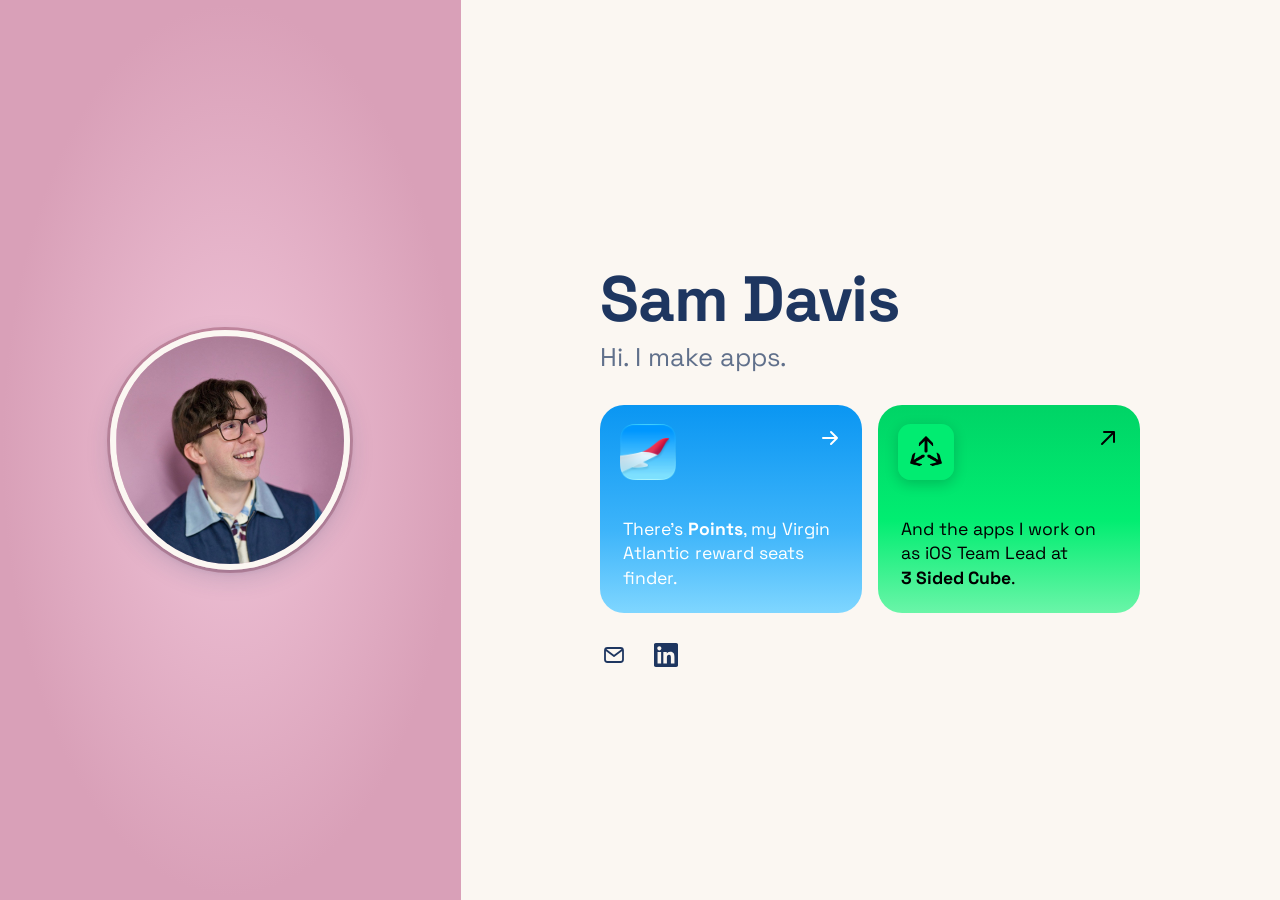
<file: index.html>
<!DOCTYPE html>
<html lang="en">
<head>

  <meta charset="utf-8">
  <title>Sam Davis</title>
  <meta name="description" content="Sam Davis makes apps: Points, a Virgin Atlantic reward seats finder, and more as iOS Team Lead at 3 Sided Cube.">
  <meta name="author" content="Sam Davis">
  <meta name="viewport" content="width=device-width, initial-scale=1">

  <!-- Google Fonts -->
  <link rel="preconnect" href="https://fonts.googleapis.com">
  <link rel="preconnect" href="https://fonts.gstatic.com" crossorigin>
  <link href="https://fonts.googleapis.com/css2?family=Space+Grotesk:wght@400;700&display=swap" rel="stylesheet">

  <!-- CSS -->
  <link rel="stylesheet" href="css/normalize.css">
  <link rel="stylesheet" href="css/style.css?v=8">

  <!-- Favicon -->
  <link rel="icon" type="image/png" href="images/favicon.png">

</head>
<body>

  <div class="layout">

    <!-- LEFT PANEL: photo -->
    <div class="panel panel--photo" aria-hidden="true">
      <div class="photo-frame">
        <img
          src="images/profile.jpg"
          alt="Sam Davis"
          class="profile-photo"
          width="340"
          height="340"
        >
      </div>
    </div>

    <!-- RIGHT PANEL: content -->
    <main class="panel panel--content">
      <div class="content-inner">
        <h1 class="name">Sam Davis</h1>
        <p class="tagline">Hi. I make apps.</p>

        <nav class="portals" aria-label="My apps">
          <a href="points/" class="portal portal--points">
            <img src="images/points/app-icon.webp" alt="" class="portal__icon" width="56" height="56">
            <span class="portal__text">There&rsquo;s <strong>Points</strong>, my Virgin Atlantic reward seats finder.</span>
            <svg class="portal__arrow" viewBox="0 0 24 24" aria-hidden="true" fill="none" stroke="currentColor" stroke-width="2" stroke-linecap="round" stroke-linejoin="round"><path d="M5 12h14M13 6l6 6-6 6"/></svg>
          </a>
          <a href="https://3sidedcube.com" class="portal portal--3sc">
            <img src="images/3sc-logo.png" alt="" class="portal__icon portal__icon--rounded" width="56" height="56">
            <span class="portal__text">And the apps I work on as iOS Team Lead at <strong>3&nbsp;Sided&nbsp;Cube</strong>.</span>
            <svg class="portal__arrow" viewBox="0 0 24 24" aria-hidden="true" fill="none" stroke="currentColor" stroke-width="2" stroke-linecap="round" stroke-linejoin="round"><path d="M6 18 18 6M8 6h10v10"/></svg>
          </a>
        </nav>

        <nav class="socials" aria-label="Contact">
          <a href="mailto:sam@samapps.co.uk" class="social" aria-label="Email sam@samapps.co.uk">
            <svg viewBox="0 0 24 24" aria-hidden="true" fill="none" stroke="currentColor" stroke-width="1.8" stroke-linecap="round" stroke-linejoin="round">
              <rect x="3" y="5" width="18" height="14" rx="2.5"/>
              <path d="m4 7 8 6 8-6"/>
            </svg>
          </a>
          <a href="https://www.linkedin.com/in/sam-davis-82b302225/" class="social" aria-label="Sam Davis on LinkedIn">
            <svg viewBox="0 0 24 24" aria-hidden="true" fill="currentColor">
              <path d="M20.447 20.452h-3.554v-5.569c0-1.328-.027-3.037-1.852-3.037-1.853 0-2.136 1.445-2.136 2.939v5.667H9.351V9h3.414v1.561h.046c.477-.9 1.637-1.85 3.37-1.85 3.601 0 4.267 2.37 4.267 5.455v6.286zM5.337 7.433c-1.144 0-2.063-.926-2.063-2.065 0-1.138.92-2.063 2.063-2.063 1.14 0 2.064.925 2.064 2.063 0 1.139-.925 2.065-2.064 2.065zm1.782 13.019H3.555V9h3.564v11.452zM22.225 0H1.771C.792 0 0 .774 0 1.729v20.542C0 23.227.792 24 1.771 24h20.451C23.2 24 24 23.227 24 22.271V1.729C24 .774 23.2 0 22.222 0h.003z"/>
            </svg>
          </a>
        </nav>
      </div>
    </main>

  </div>

</body>
</html>
</file>
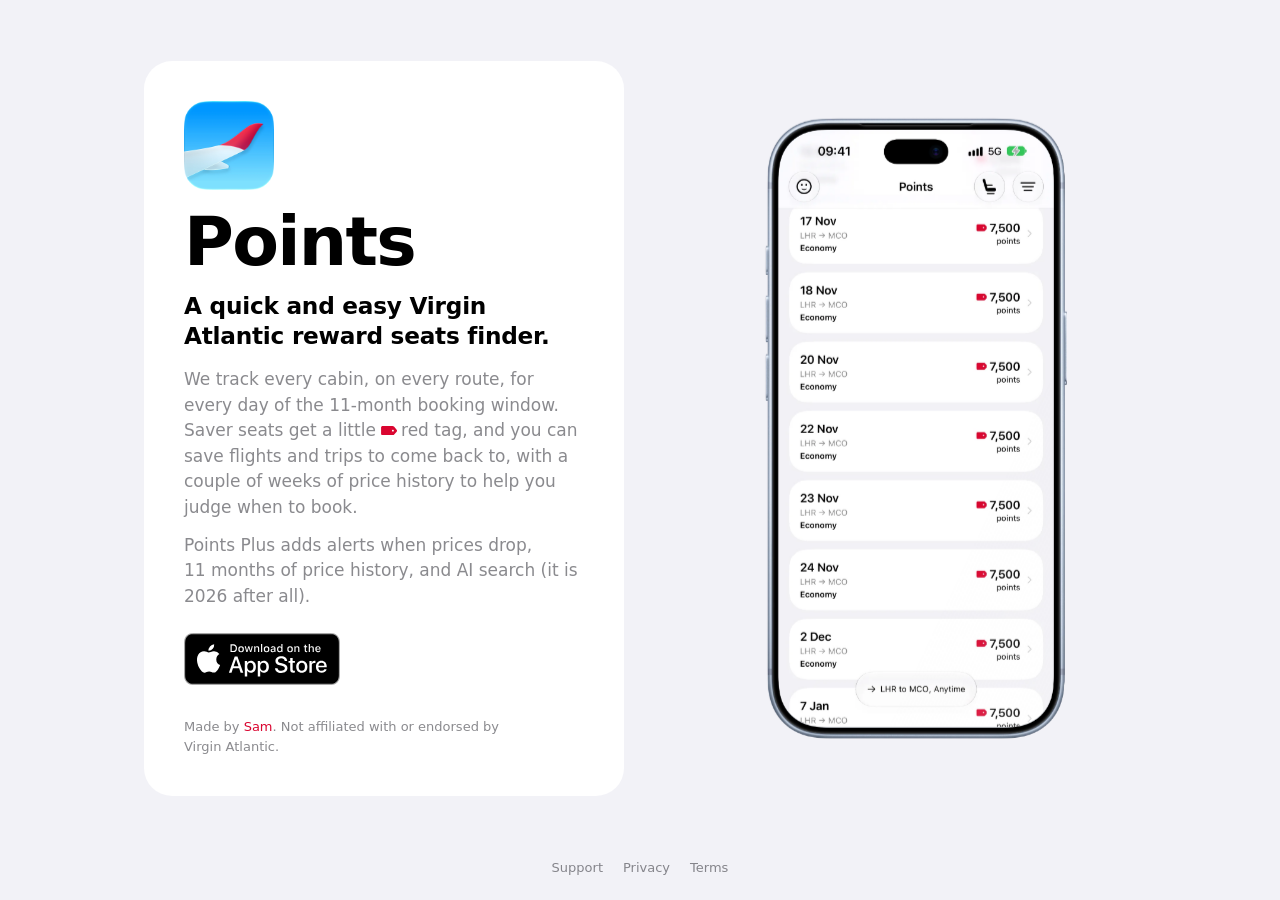
<file: points/index.html>
<!DOCTYPE html>
<html lang="en" class="points-root">
<head>

  <meta charset="utf-8">
  <title>Points: reward seat finder for Virgin Atlantic flights</title>
  <meta name="description" content="Find Virgin Atlantic reward seats worth spending your Virgin Points on. Points tracks every cabin, route and day in the 11-month booking window and tags saver seats. Free to download for iPhone; Points Plus adds price alerts, full price history and intelligent search.">
  <meta name="author" content="Sam Davis">
  <meta name="viewport" content="width=device-width, initial-scale=1">
  <meta name="color-scheme" content="light dark">
  <meta name="apple-itunes-app" content="app-id=6759494927">
  <meta name="theme-color" content="#F2F2F7" media="(prefers-color-scheme: light)">
  <meta name="theme-color" content="#000000" media="(prefers-color-scheme: dark)">
  <link rel="canonical" href="https://samapps.co.uk/points/">

  <!-- Link previews -->
  <meta property="og:type" content="website">
  <meta property="og:site_name" content="Sam Davis">
  <meta property="og:title" content="Points: reward seat finder for Virgin Atlantic flights">
  <meta property="og:description" content="Find Virgin Atlantic reward seats worth spending your Virgin Points on. Every cabin, every route, every day of the booking window.">
  <meta property="og:url" content="https://samapps.co.uk/points/">
  <meta property="og:image" content="https://samapps.co.uk/images/points/app-icon-512.png">
  <meta property="og:image:width" content="512">
  <meta property="og:image:height" content="512">
  <meta property="og:image:alt" content="The Points app icon: a red-tipped wing against a blue sky">
  <meta name="twitter:card" content="summary">

  <!-- Structured data for search engines and AI assistants -->
  <script type="application/ld+json">
  {
    "@context": "https://schema.org",
    "@type": "MobileApplication",
    "name": "Points",
    "alternateName": "Points: reward seat finder",
    "description": "An iPhone app for finding Virgin Atlantic reward seats worth spending Virgin Points on. It tracks every cabin, on every route, for every day of the 11-month booking window, and tags saver seats.",
    "url": "https://samapps.co.uk/points/",
    "downloadUrl": "https://apps.apple.com/app/id6759494927",
    "installUrl": "https://apps.apple.com/app/id6759494927",
    "image": "https://samapps.co.uk/images/points/app-icon-512.png",
    "screenshot": [
      "https://samapps.co.uk/images/points/browse.webp",
      "https://samapps.co.uk/images/points/round-trip.webp",
      "https://samapps.co.uk/images/points/intelligent.webp",
      "https://samapps.co.uk/images/points/price-history.webp",
      "https://samapps.co.uk/images/points/notify.webp"
    ],
    "operatingSystem": "iOS 26 or later",
    "applicationCategory": "TravelApplication",
    "inLanguage": "en",
    "datePublished": "2026-04-10",
    "featureList": [
      "Reward seat availability for every cabin (Economy, Premium, Upper Class), every route and every day of the 11-month booking window",
      "Saver seats marked with a red tag",
      "One-way and round-trip search, with trip length in nights",
      "Save flights and trips to come back to",
      "Price history charts (1 or 2 weeks free; up to 11 months with Points Plus)",
      "Price-drop, price-rise and saver-seat alerts (Points Plus)",
      "Natural-language search, e.g. 'heathrow or manchester to new york, saturday to saturday' (Points Plus)"
    ],
    "offers": [
      {
        "@type": "Offer",
        "name": "Points",
        "price": "0",
        "priceCurrency": "GBP"
      },
      {
        "@type": "Offer",
        "name": "Points Plus (monthly subscription)",
        "price": "4.49",
        "priceCurrency": "GBP"
      }
    ],
    "author": {
      "@type": "Person",
      "name": "Sam Davis",
      "url": "https://samapps.co.uk/",
      "jobTitle": "iOS developer"
    },
    "publisher": {
      "@type": "Person",
      "name": "Sam Davis",
      "url": "https://samapps.co.uk/"
    },
    "disambiguatingDescription": "Independent app; not affiliated with or endorsed by Virgin Atlantic."
  }
  </script>

  <!-- CSS -->
  <link rel="stylesheet" href="../css/normalize.css">
  <link rel="stylesheet" href="../css/style.css?v=8">
  <link rel="stylesheet" href="../css/points.css?v=3">

  <!-- Favicon -->
  <link rel="icon" type="image/png" href="../images/points/app-icon-192.png">

</head>
<body class="points-page">

  <main class="hero">

    <!-- LEFT: copy -->
    <div class="hero-copy">
      <img class="hero-icon" src="../images/points/app-icon.webp" alt="" width="1024" height="1024">
      <h1 class="hero-title">Points</h1>
      <p class="hero-lead">A quick and easy Virgin Atlantic reward seats&nbsp;finder.</p>

      <p class="hero-body">
        We track every cabin, on every route, for every day of the
        11-month booking window. Saver seats get a little <svg class="saver" viewBox="0 0 21 12" aria-hidden="true"><path d="M0.103516 2C0.103516 0.895431 0.998946 0 2.10352 0L14.1035 0V12H2.10352C0.998946 12 0.103516 11.1046 0.103516 10L0.103516 2Z" fill="#DA0530"/><path fill-rule="evenodd" clip-rule="evenodd" d="M14.6882 0L14.1035 0V6V12H14.6882C15.5648 12 16.3976 11.6165 16.9676 10.9504L20.0909 7.30029C20.7314 6.55174 20.7314 5.44826 20.0909 4.69971L16.9676 1.04957C16.3976 0.383465 15.5648 0 14.6882 0ZM14.1035 6C14.1035 5.33726 14.6408 4.8 15.3035 4.8C15.9663 4.8 16.5035 5.33726 16.5035 6C16.5035 6.66274 15.9663 7.2 15.3035 7.2C14.6408 7.2 14.1035 6.66274 14.1035 6Z" fill="#DA0530"/></svg>red&nbsp;tag,
        and you can save flights and trips to come back to, with a couple of
        weeks of price history to help you judge when to&nbsp;book.
      </p>

      <p class="hero-body">
        Points Plus adds alerts when prices drop, 11&nbsp;months of price
        history, and AI search (it is 2026 after&nbsp;all).
      </p>

      <a class="app-store-badge" href="https://apps.apple.com/app/id6759494927">
        <picture>
          <source srcset="../images/points/app-store-badge-white.svg" media="(prefers-color-scheme: dark)">
          <img src="../images/points/app-store-badge-black.svg" alt="Download on the App Store" width="120" height="40">
        </picture>
      </a>

      <p class="hero-small">
        Made by <a href="../">Sam</a>. Not affiliated with or endorsed by Virgin&nbsp;Atlantic.
      </p>
    </div>

    <!-- RIGHT: floating phone -->
    <div class="hero-device">
      <div class="stage">
        <div class="phone-float">
          <div class="phone-sway">
            <div class="phone-roll">

              <!-- stacked layers behind the face give the phone its thickness -->
              <div class="phone-edge" style="--i: 1; --l: 88%"></div>
              <div class="phone-edge" style="--i: 2; --l: 84%"></div>
              <div class="phone-edge" style="--i: 3; --l: 79%"></div>
              <div class="phone-edge" style="--i: 4; --l: 74%"></div>
              <div class="phone-edge" style="--i: 5; --l: 70%"></div>
              <div class="phone-edge" style="--i: 6; --l: 67%"></div>
              <div class="phone-edge" style="--i: 7; --l: 66%"></div>
              <div class="phone-edge" style="--i: 8; --l: 66%"></div>
              <div class="phone-edge" style="--i: 9; --l: 67%"></div>
              <div class="phone-edge" style="--i: 10; --l: 70%"></div>
              <div class="phone-edge" style="--i: 11; --l: 74%"></div>
              <div class="phone-edge" style="--i: 12; --l: 79%"></div>
              <div class="phone-edge" style="--i: 13; --l: 84%"></div>
              <div class="phone-edge phone-edge--back" style="--i: 14; --l: 80%"></div>

              <div class="phone-face">
                <div class="phone-screen" role="img" aria-label="Screens from Points: browsing reward seats, searching, price history and alerts">
                  <picture class="is-active">
                    <source srcset="../images/points/browse-dark.webp" media="(prefers-color-scheme: dark)">
                    <img src="../images/points/browse.webp" alt="" width="930" height="2022">
                  </picture>
                  <picture>
                    <source srcset="../images/points/round-trip-dark.webp" media="(prefers-color-scheme: dark)">
                    <img src="../images/points/round-trip.webp" alt="" width="930" height="2022" decoding="async">
                  </picture>
                  <picture>
                    <source srcset="../images/points/intelligent-dark.webp" media="(prefers-color-scheme: dark)">
                    <img src="../images/points/intelligent.webp" alt="" width="930" height="2022" decoding="async">
                  </picture>
                  <picture>
                    <source srcset="../images/points/price-history-dark.webp" media="(prefers-color-scheme: dark)">
                    <img src="../images/points/price-history.webp" alt="" width="930" height="2022" decoding="async">
                  </picture>
                  <picture>
                    <source srcset="../images/points/notify-dark.webp" media="(prefers-color-scheme: dark)">
                    <img src="../images/points/notify.webp" alt="" width="930" height="2022" decoding="async">
                  </picture>
                  <div class="phone-glare"></div>
                </div>
                <!-- Apple's iPhone 18 Pro frame in Glacier; the screen area is transparent -->
                <img class="phone-frame" src="../images/points/iphone-18-pro-glacier.webp" alt="" width="978" height="2000">
              </div>

            </div>
          </div>
        </div>
      </div>
    </div>

  </main>

  <footer class="page-footer">
    <nav aria-label="Points pages">
      <a href="../vs-points-support.html">Support</a>
      <a href="../vs-points-privacy.html">Privacy</a>
      <a href="../vs-points-terms.html">Terms</a>
    </nav>
  </footer>

  <script>
    // Cycle the screenshots on the phone's screen
    (function () {
      var shots = document.querySelectorAll('.phone-screen picture');
      var current = 0;
      var reduceMotion = window.matchMedia('(prefers-reduced-motion: reduce)').matches;

      setInterval(function () {
        if (document.hidden) return;
        shots[current].classList.remove('is-active');
        current = (current + 1) % shots.length;
        shots[current].classList.add('is-active');
      }, reduceMotion ? 6000 : 3500);
    })();
  </script>

</body>
</html>
</file>
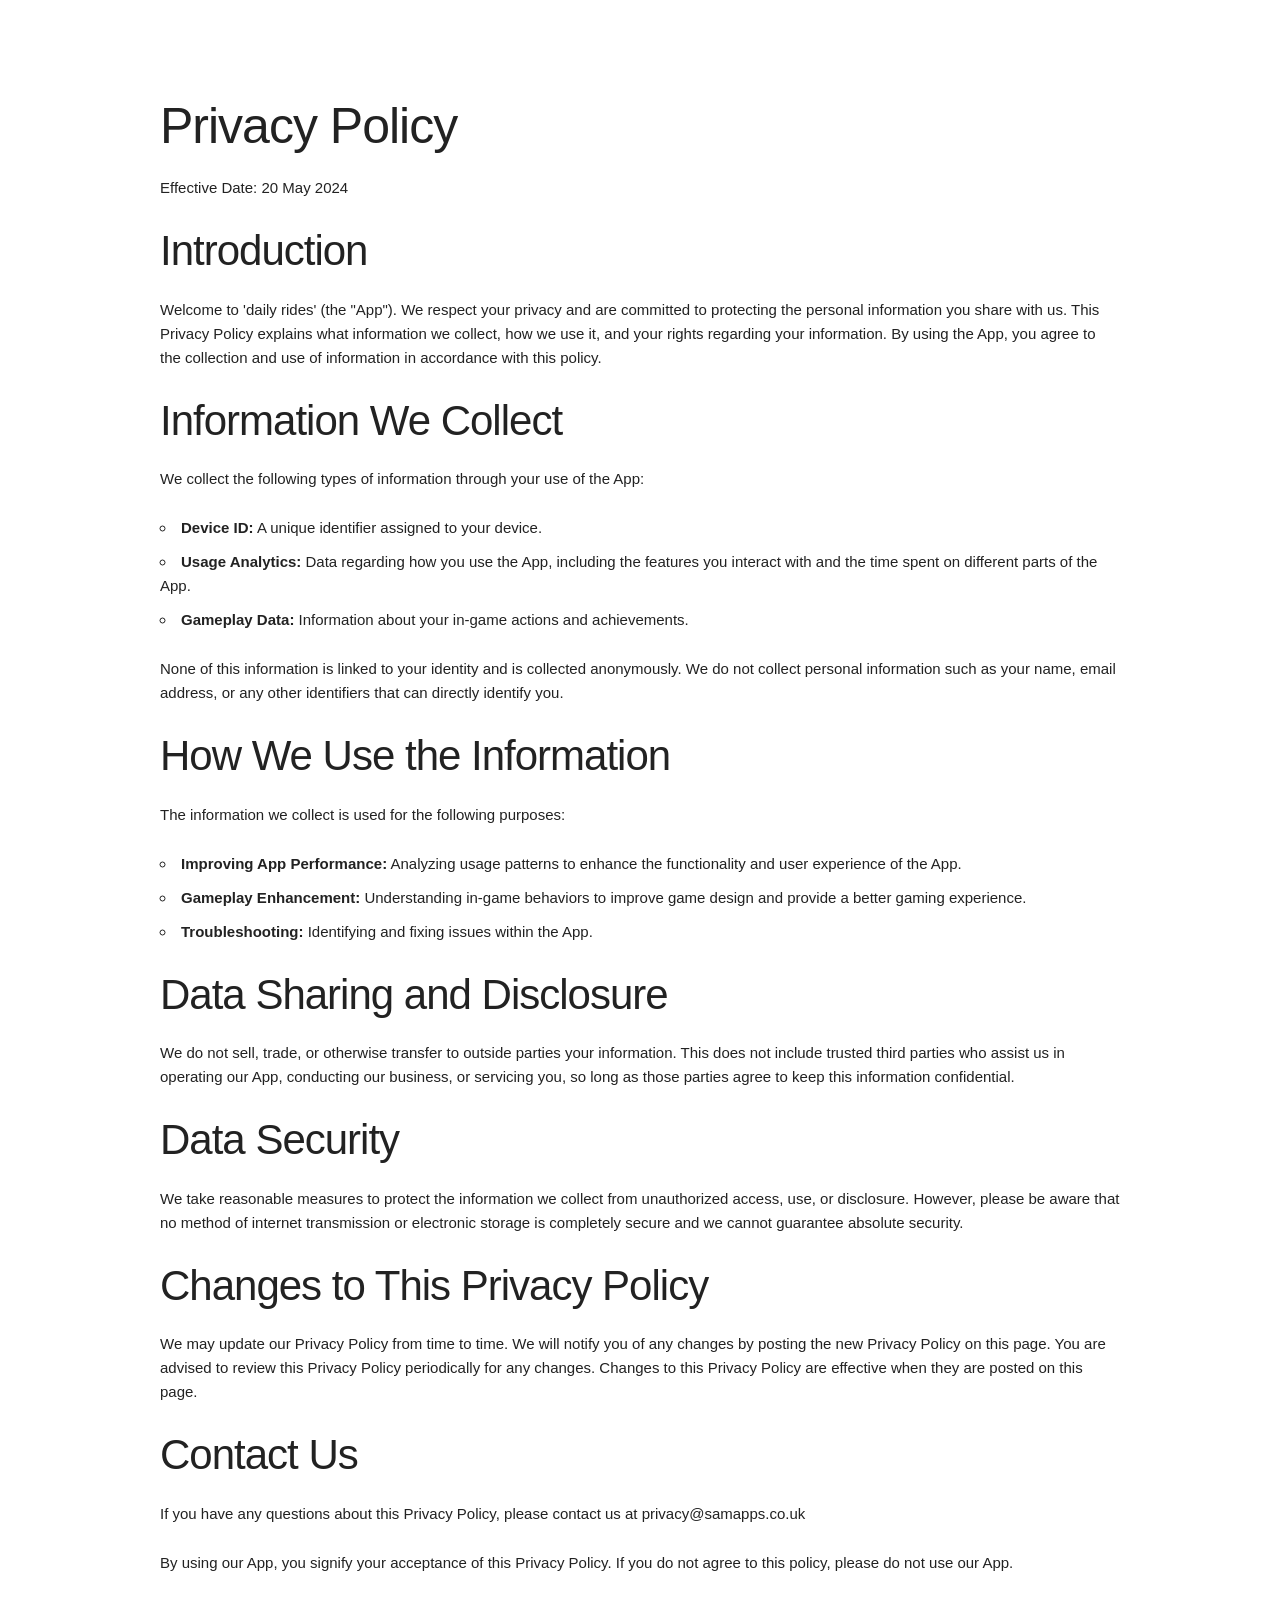
<file: daily-rides-privacy.html>
<!DOCTYPE html>
<html lang="en">
<head>

  <!-- Basic Page Needs
  –––––––––––––––––––––––––––––––––––––––––––––––––– -->
  <meta charset="utf-8">
  <title>Privacy Policy</title>
  <meta name="description" content="">
  <meta name="author" content="">

  <!-- Mobile Specific Metas
  –––––––––––––––––––––––––––––––––––––––––––––––––– -->
  <meta name="viewport" content="width=device-width, initial-scale=1">

  <!-- CSS
  –––––––––––––––––––––––––––––––––––––––––––––––––– -->
  <link rel="stylesheet" href="css/normalize.css">
  <link rel="stylesheet" href="css/skeleton.css">

  <!-- Favicon
  –––––––––––––––––––––––––––––––––––––––––––––––––– -->
  <link rel="icon" type="image/png" href="images/favicon.png">

</head>
<body>

  <!-- Primary Page Layout
  –––––––––––––––––––––––––––––––––––––––––––––––––– -->
  <div class="container">
    <div class="row">
      <div class="twelve columns" style="margin-top: 10%">
          <h1>Privacy Policy</h1>
          <p>Effective Date: 20 May 2024</p>

          <h2>Introduction</h2>
          <p>Welcome to 'daily rides' (the "App"). We respect your privacy and are committed to protecting the personal information you share with us. This Privacy Policy explains what information we collect, how we use it, and your rights regarding your information. By using the App, you agree to the collection and use of information in accordance with this policy.</p>

          <h2>Information We Collect</h2>
          <p>We collect the following types of information through your use of the App:</p>
          <ul>
              <li><strong>Device ID:</strong> A unique identifier assigned to your device.</li>
              <li><strong>Usage Analytics:</strong> Data regarding how you use the App, including the features you interact with and the time spent on different parts of the App.</li>
              <li><strong>Gameplay Data:</strong> Information about your in-game actions and achievements.</li>
          </ul>
          <p>None of this information is linked to your identity and is collected anonymously. We do not collect personal information such as your name, email address, or any other identifiers that can directly identify you.</p>

          <h2>How We Use the Information</h2>
          <p>The information we collect is used for the following purposes:</p>
          <ul>
              <li><strong>Improving App Performance:</strong> Analyzing usage patterns to enhance the functionality and user experience of the App.</li>
              <li><strong>Gameplay Enhancement:</strong> Understanding in-game behaviors to improve game design and provide a better gaming experience.</li>
              <li><strong>Troubleshooting:</strong> Identifying and fixing issues within the App.</li>
          </ul>

          <h2>Data Sharing and Disclosure</h2>
          <p>We do not sell, trade, or otherwise transfer to outside parties your information. This does not include trusted third parties who assist us in operating our App, conducting our business, or servicing you, so long as those parties agree to keep this information confidential.</p>

          <h2>Data Security</h2>
          <p>We take reasonable measures to protect the information we collect from unauthorized access, use, or disclosure. However, please be aware that no method of internet transmission or electronic storage is completely secure and we cannot guarantee absolute security.</p>

          <h2>Changes to This Privacy Policy</h2>
          <p>We may update our Privacy Policy from time to time. We will notify you of any changes by posting the new Privacy Policy on this page. You are advised to review this Privacy Policy periodically for any changes. Changes to this Privacy Policy are effective when they are posted on this page.</p>

          <h2>Contact Us</h2>
          <p>If you have any questions about this Privacy Policy, please contact us at privacy@samapps.co.uk</p>

          <p>By using our App, you signify your acceptance of this Privacy Policy. If you do not agree to this policy, please do not use our App.</p>
      </div>
    </div>
  </div>

<!-- End Document
  –––––––––––––––––––––––––––––––––––––––––––––––––– -->
</body>
</html>
</file>
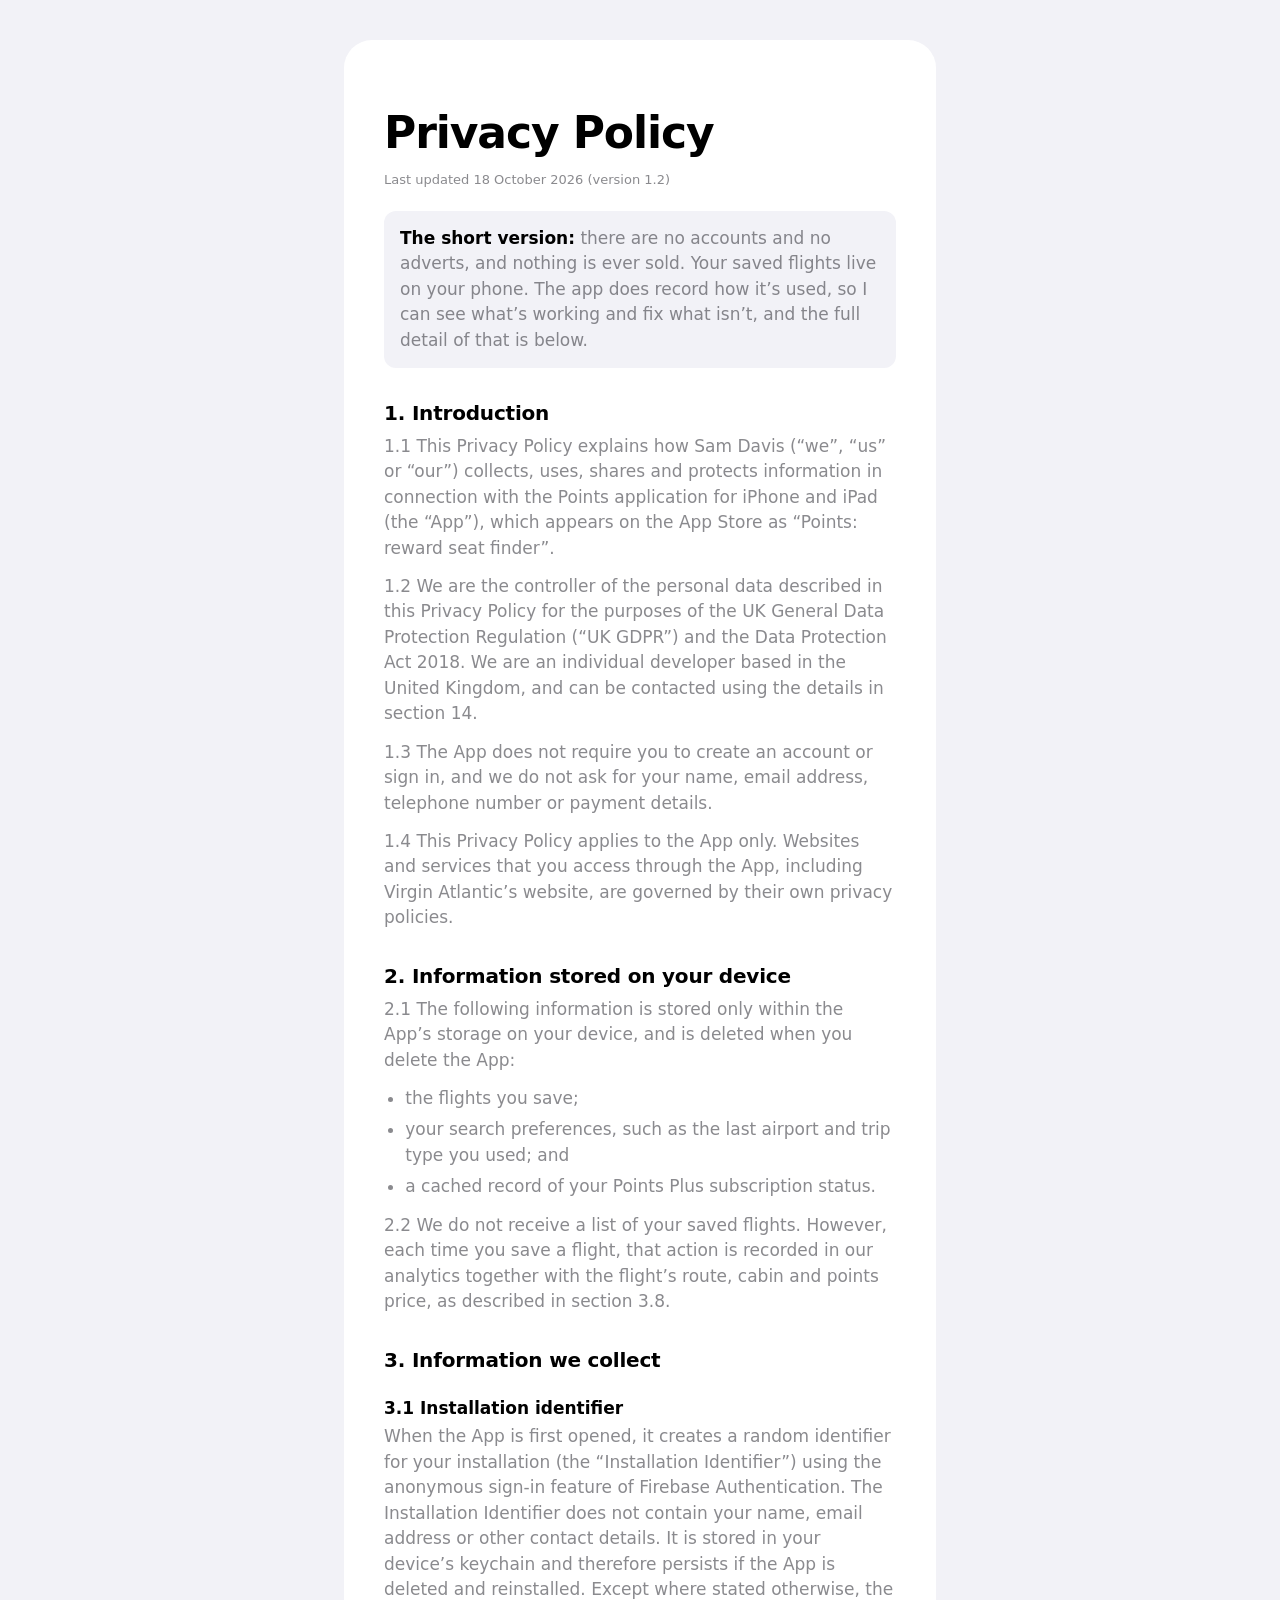
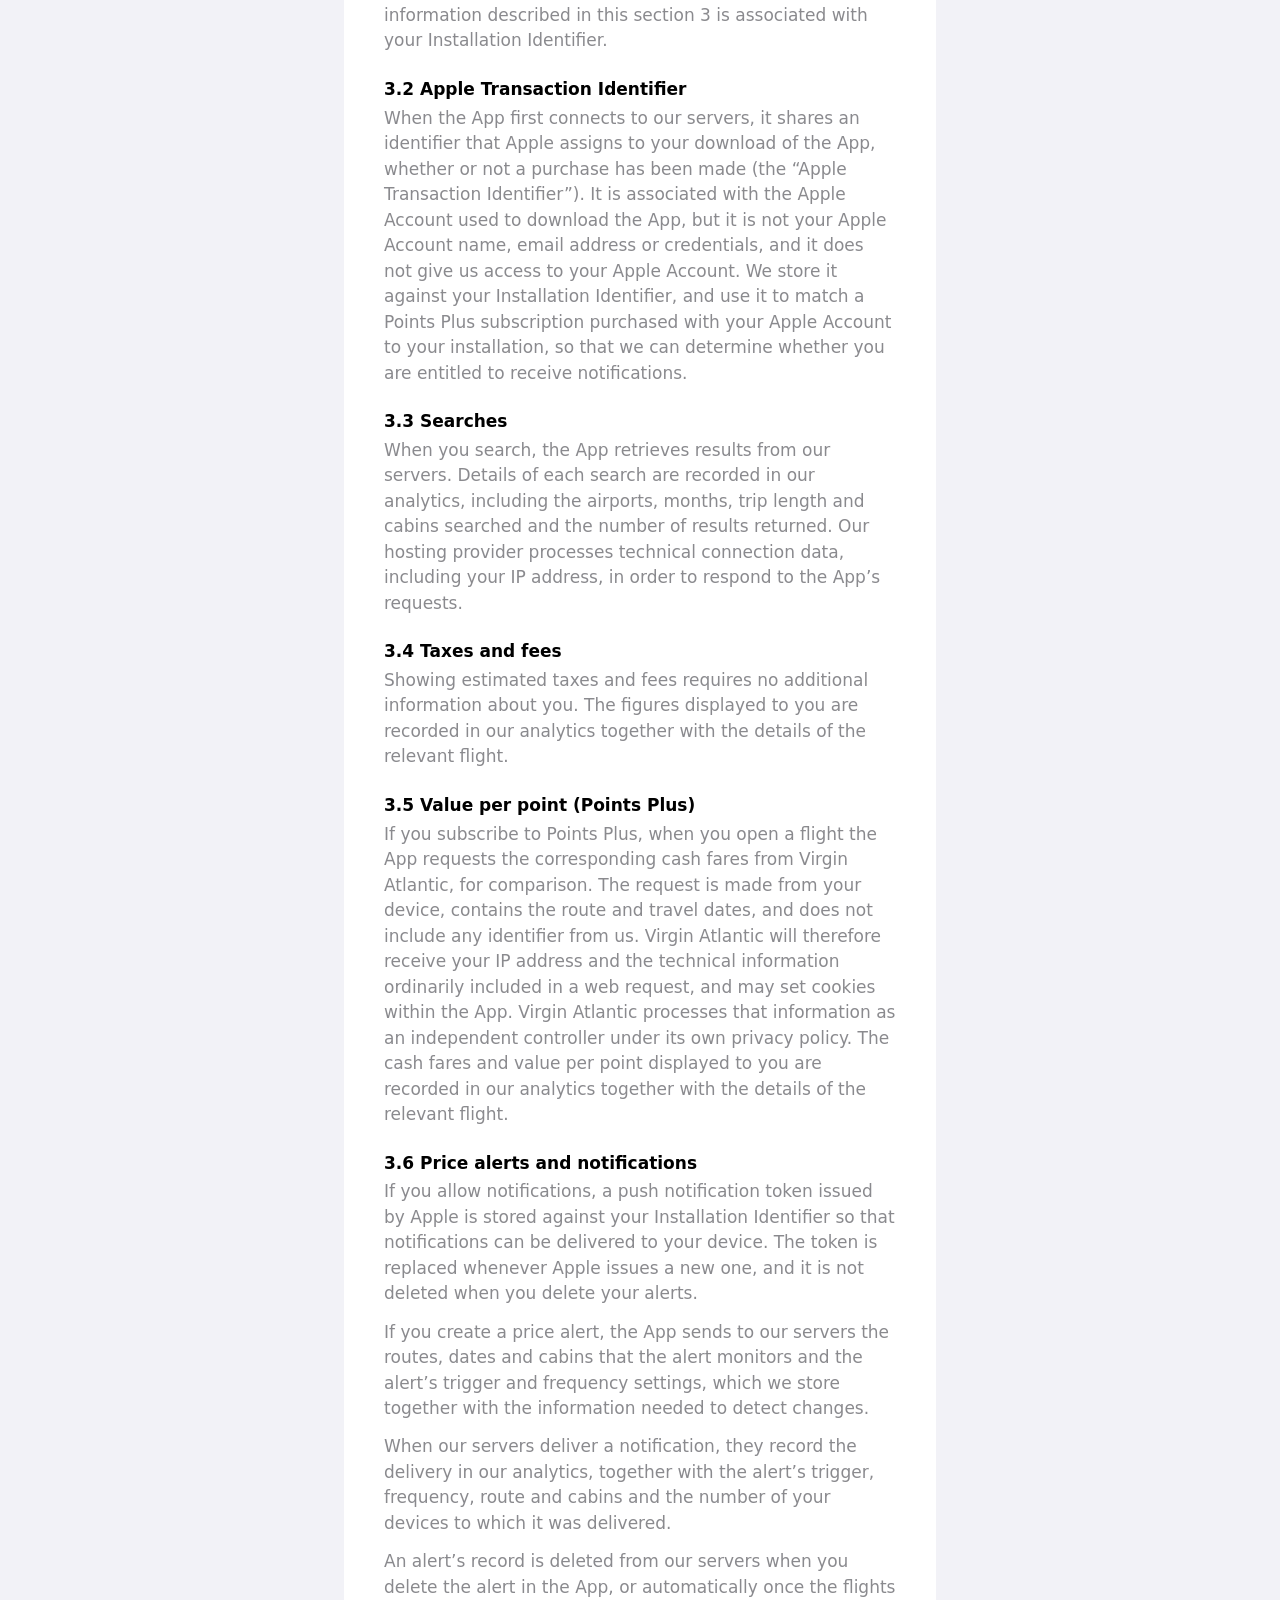
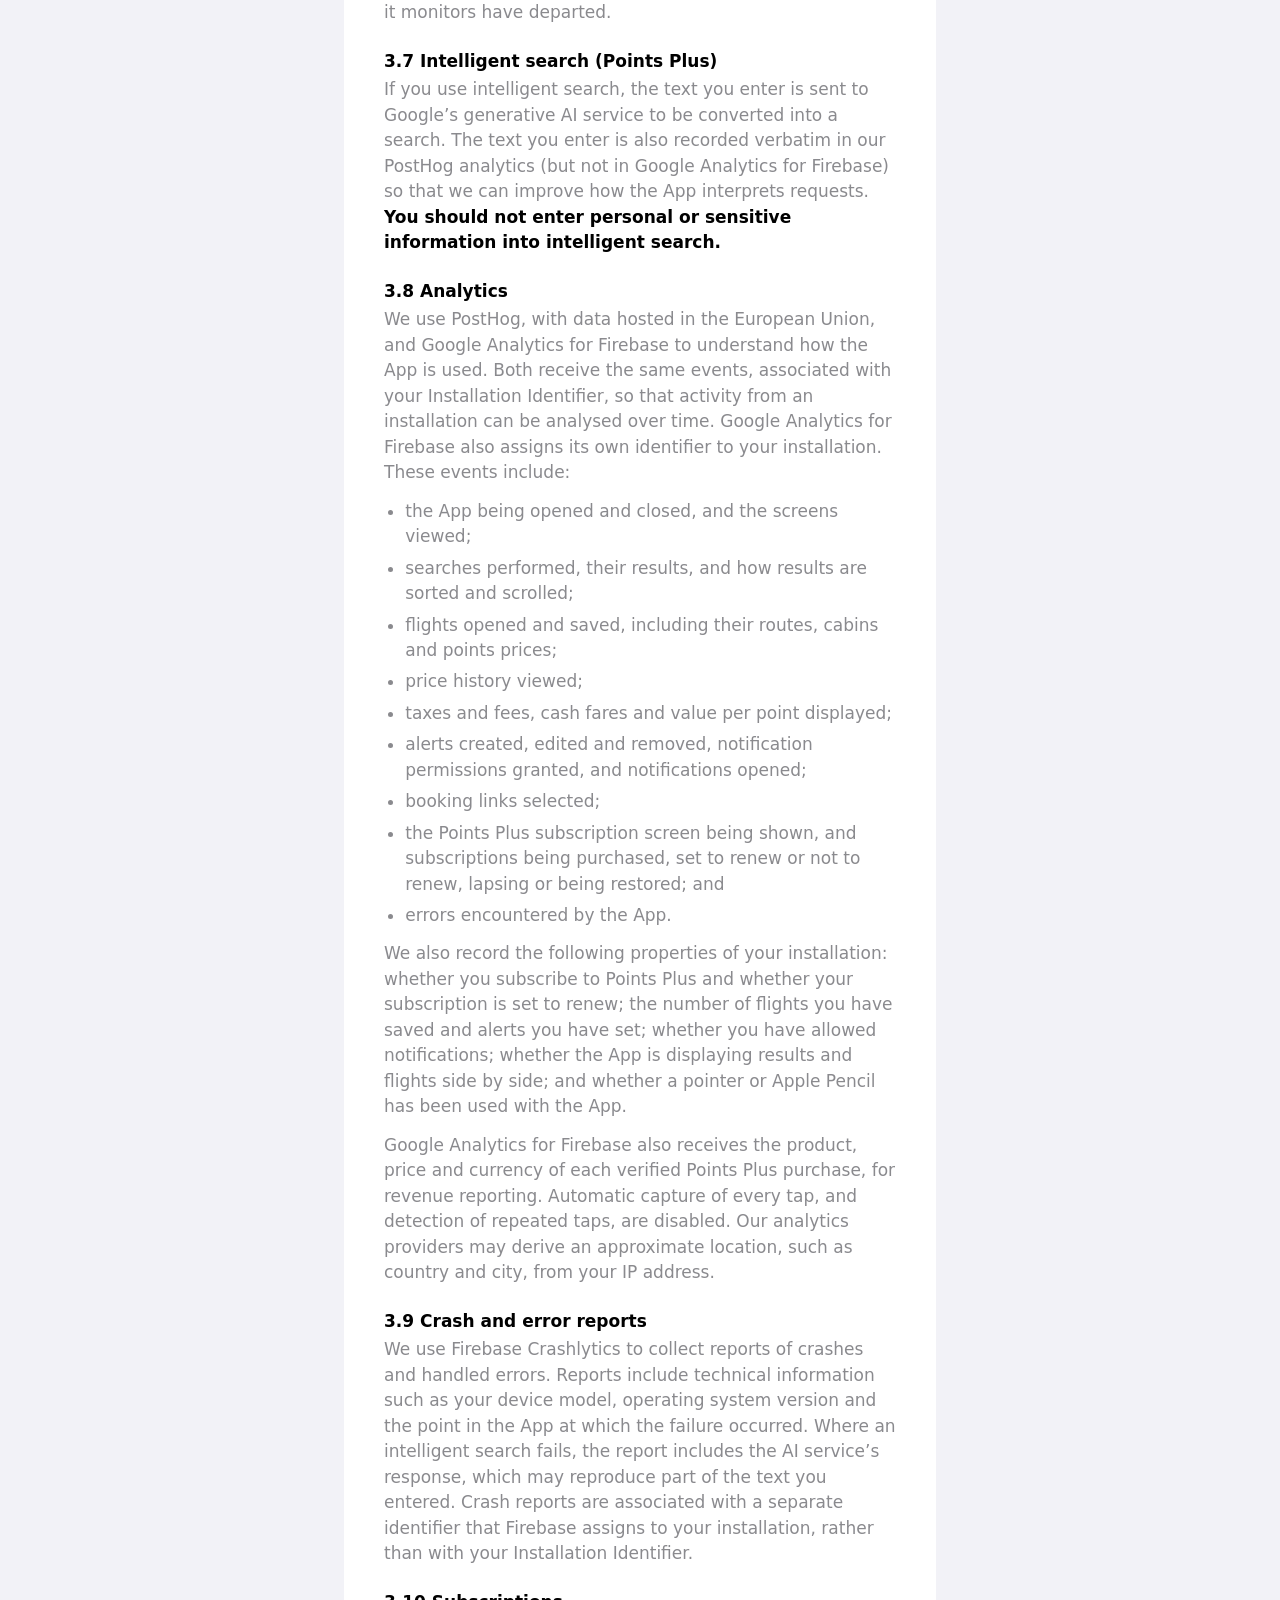
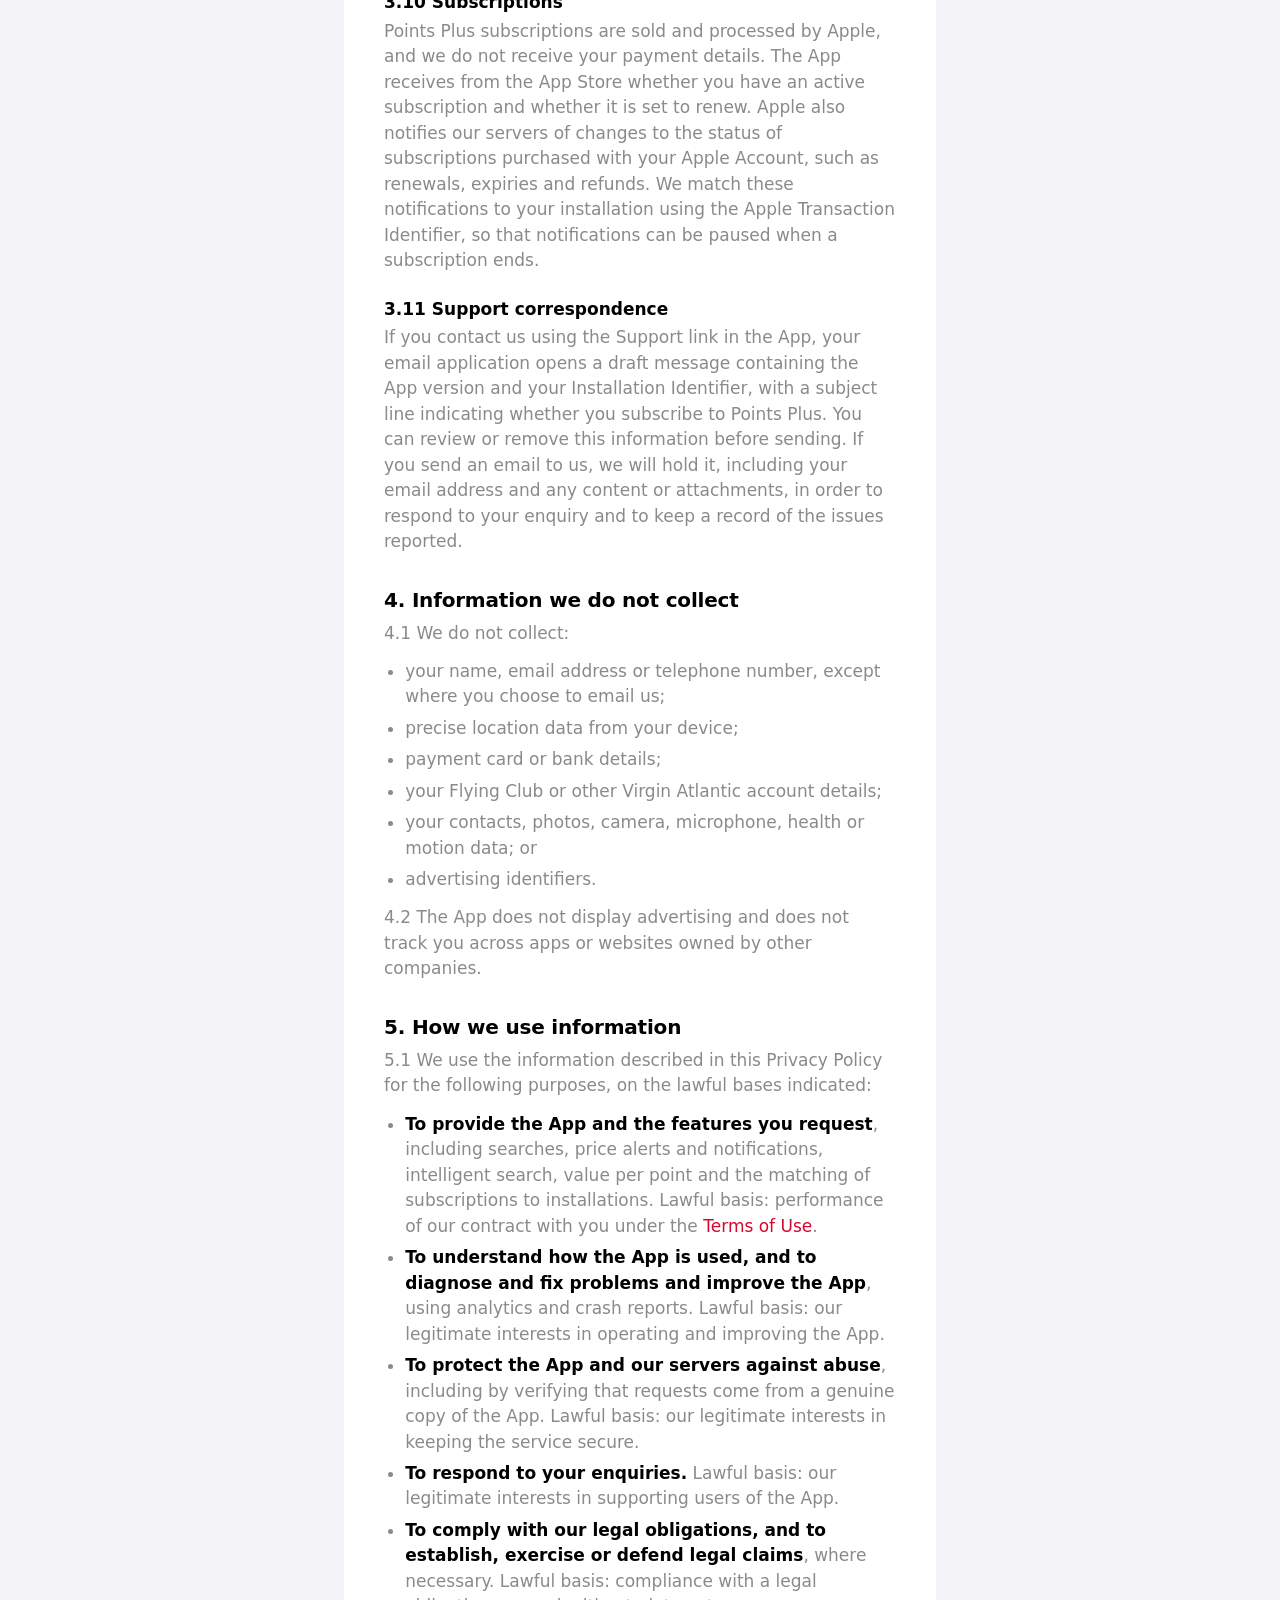
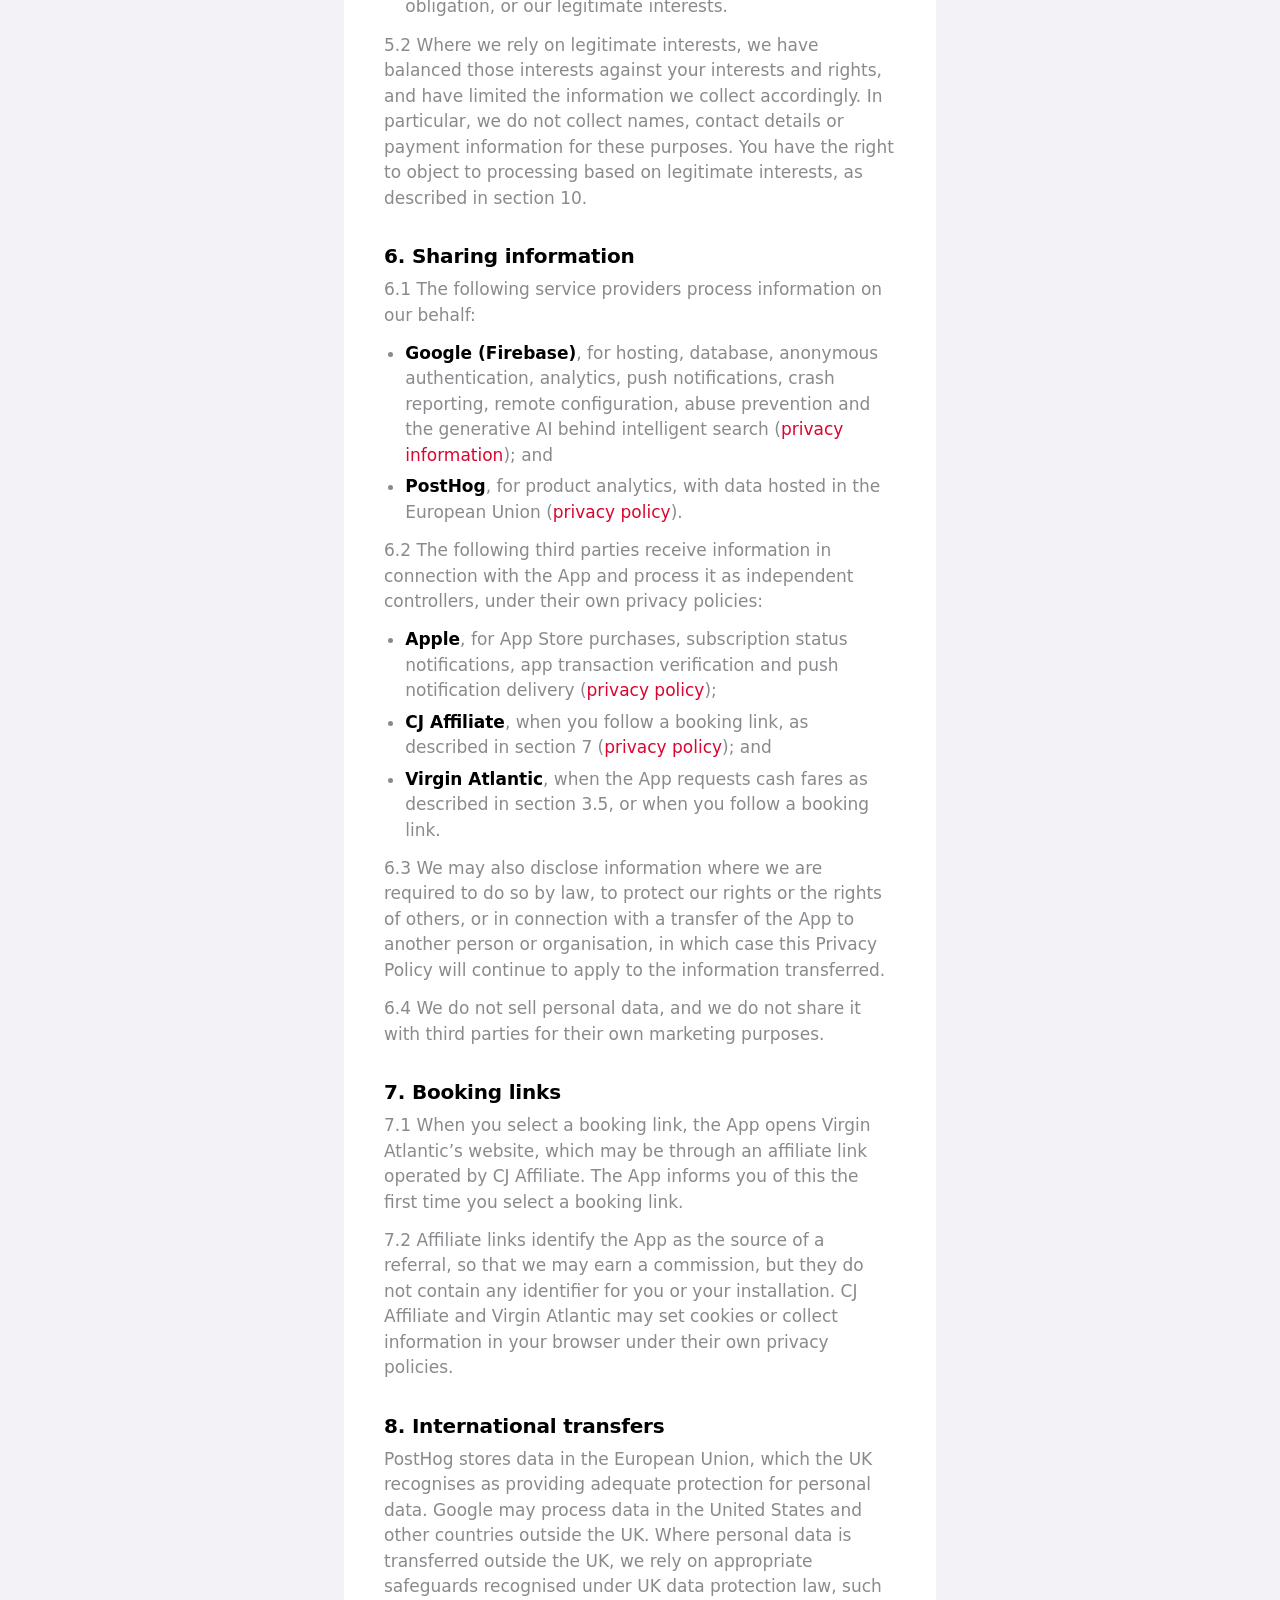
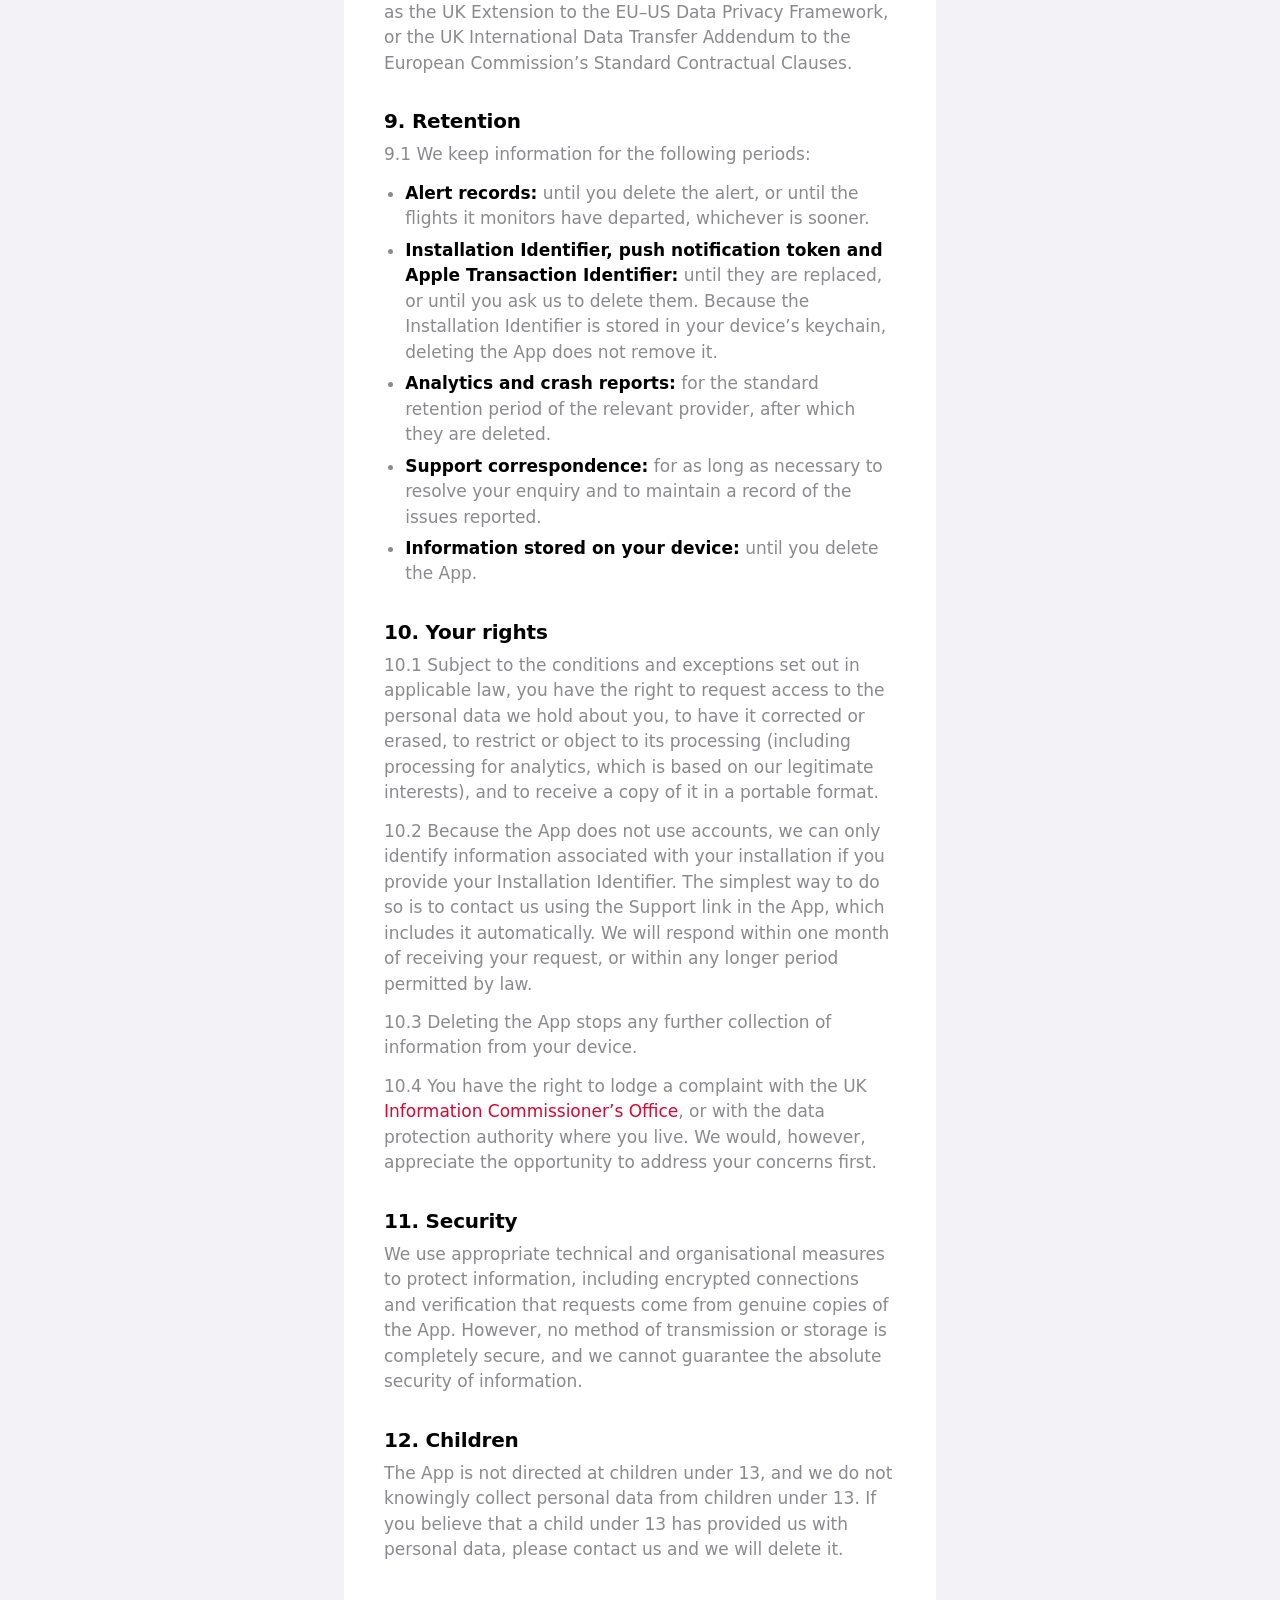
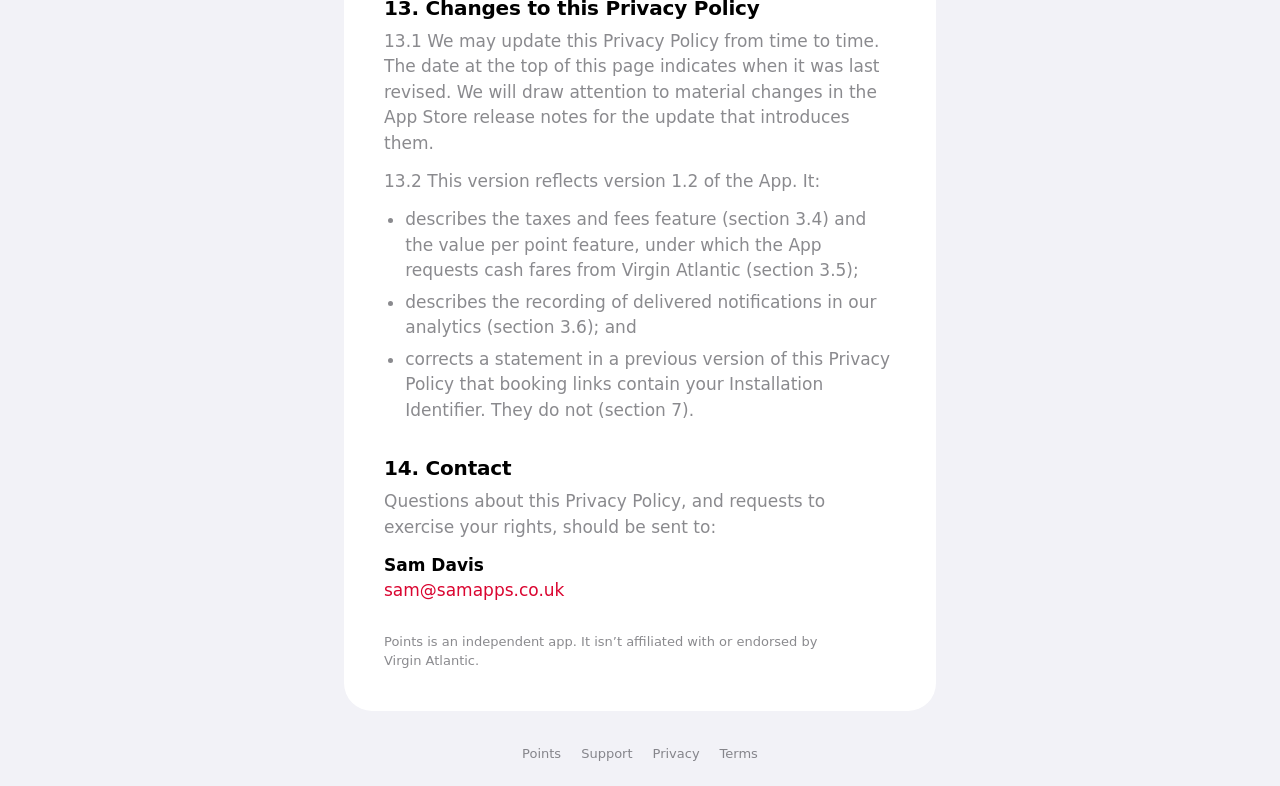
<file: vs-points-privacy.html>
<!DOCTYPE html>
<html lang="en" class="points-root">
<head>

  <meta charset="utf-8">
  <title>Points — Privacy Policy</title>
  <meta name="description" content="Privacy policy for Points, the Virgin Atlantic reward seat finder for iPhone and iPad.">
  <meta name="author" content="Sam Davis">
  <meta name="viewport" content="width=device-width, initial-scale=1">
  <meta name="color-scheme" content="light dark">
  <meta name="theme-color" content="#F2F2F7" media="(prefers-color-scheme: light)">
  <meta name="theme-color" content="#000000" media="(prefers-color-scheme: dark)">
  <link rel="canonical" href="https://samapps.co.uk/vs-points-privacy.html">

  <!-- CSS -->
  <link rel="stylesheet" href="css/normalize.css">
  <link rel="stylesheet" href="css/style.css?v=8">
  <link rel="stylesheet" href="css/points.css?v=3">

  <!-- Favicon -->
  <link rel="icon" type="image/png" href="images/points/app-icon-192.png">

</head>
<body class="points-page">

  <main class="note">

    <article class="note-card">
      <h1 class="note-title">Privacy Policy</h1>
      <p class="note-updated">Last updated 18 October 2026 (version&nbsp;1.2)</p>

      <div class="note-prose">

        <div class="note-callout">
          <p><strong>The short version:</strong> there are no accounts and no adverts, and nothing is ever sold. Your saved flights live on your phone. The app does record how it&rsquo;s used, so I can see what&rsquo;s working and fix what isn&rsquo;t, and the full detail of that is below.</p>
        </div>

        <h2>1. Introduction</h2>

        <p>1.1 This Privacy Policy explains how Sam Davis (&ldquo;we&rdquo;, &ldquo;us&rdquo; or &ldquo;our&rdquo;) collects, uses, shares and protects information in connection with the Points application for iPhone and iPad (the &ldquo;App&rdquo;), which appears on the App Store as &ldquo;Points: reward seat finder&rdquo;.</p>

        <p>1.2 We are the controller of the personal data described in this Privacy Policy for the purposes of the UK General Data Protection Regulation (&ldquo;UK GDPR&rdquo;) and the Data Protection Act 2018. We are an individual developer based in the United Kingdom, and can be contacted using the details in section 14.</p>

        <p>1.3 The App does not require you to create an account or sign in, and we do not ask for your name, email address, telephone number or payment details.</p>

        <p>1.4 This Privacy Policy applies to the App only. Websites and services that you access through the App, including Virgin Atlantic&rsquo;s website, are governed by their own privacy policies.</p>

        <h2>2. Information stored on your device</h2>

        <p>2.1 The following information is stored only within the App&rsquo;s storage on your device, and is deleted when you delete the App:</p>

        <ul>
          <li>the flights you save;</li>
          <li>your search preferences, such as the last airport and trip type you used; and</li>
          <li>a cached record of your Points Plus subscription status.</li>
        </ul>

        <p>2.2 We do not receive a list of your saved flights. However, each time you save a flight, that action is recorded in our analytics together with the flight&rsquo;s route, cabin and points price, as described in section 3.8.</p>

        <h2>3. Information we collect</h2>

        <h3>3.1 Installation identifier</h3>

        <p>When the App is first opened, it creates a random identifier for your installation (the &ldquo;Installation Identifier&rdquo;) using the anonymous sign-in feature of Firebase Authentication. The Installation Identifier does not contain your name, email address or other contact details. It is stored in your device&rsquo;s keychain and therefore persists if the App is deleted and reinstalled. Except where stated otherwise, the information described in this section 3 is associated with your Installation Identifier.</p>

        <h3>3.2 Apple Transaction Identifier</h3>

        <p>When the App first connects to our servers, it shares an identifier that Apple assigns to your download of the App, whether or not a purchase has been made (the &ldquo;Apple Transaction Identifier&rdquo;). It is associated with the Apple Account used to download the App, but it is not your Apple Account name, email address or credentials, and it does not give us access to your Apple Account. We store it against your Installation Identifier, and use it to match a Points Plus subscription purchased with your Apple Account to your installation, so that we can determine whether you are entitled to receive notifications.</p>

        <h3>3.3 Searches</h3>

        <p>When you search, the App retrieves results from our servers. Details of each search are recorded in our analytics, including the airports, months, trip length and cabins searched and the number of results returned. Our hosting provider processes technical connection data, including your IP address, in order to respond to the App&rsquo;s requests.</p>

        <h3>3.4 Taxes and fees</h3>

        <p>Showing estimated taxes and fees requires no additional information about you. The figures displayed to you are recorded in our analytics together with the details of the relevant flight.</p>

        <h3>3.5 Value per point (Points Plus)</h3>

        <p>If you subscribe to Points Plus, when you open a flight the App requests the corresponding cash fares from Virgin Atlantic, for comparison. The request is made from your device, contains the route and travel dates, and does not include any identifier from us. Virgin Atlantic will therefore receive your IP address and the technical information ordinarily included in a web request, and may set cookies within the App. Virgin Atlantic processes that information as an independent controller under its own privacy policy. The cash fares and value per point displayed to you are recorded in our analytics together with the details of the relevant flight.</p>

        <h3>3.6 Price alerts and notifications</h3>

        <p>If you allow notifications, a push notification token issued by Apple is stored against your Installation Identifier so that notifications can be delivered to your device. The token is replaced whenever Apple issues a new one, and it is not deleted when you delete your alerts.</p>

        <p>If you create a price alert, the App sends to our servers the routes, dates and cabins that the alert monitors and the alert&rsquo;s trigger and frequency settings, which we store together with the information needed to detect changes.</p>

        <p>When our servers deliver a notification, they record the delivery in our analytics, together with the alert&rsquo;s trigger, frequency, route and cabins and the number of your devices to which it was delivered.</p>

        <p>An alert&rsquo;s record is deleted from our servers when you delete the alert in the App, or automatically once the flights it monitors have departed.</p>

        <h3>3.7 Intelligent search (Points Plus)</h3>

        <p>If you use intelligent search, the text you enter is sent to Google&rsquo;s generative AI service to be converted into a search. The text you enter is also recorded verbatim in our PostHog analytics (but not in Google Analytics for Firebase) so that we can improve how the App interprets requests. <strong>You should not enter personal or sensitive information into intelligent search.</strong></p>

        <h3>3.8 Analytics</h3>

        <p>We use PostHog, with data hosted in the European Union, and Google Analytics for Firebase to understand how the App is used. Both receive the same events, associated with your Installation Identifier, so that activity from an installation can be analysed over time. Google Analytics for Firebase also assigns its own identifier to your installation. These events include:</p>

        <ul>
          <li>the App being opened and closed, and the screens viewed;</li>
          <li>searches performed, their results, and how results are sorted and scrolled;</li>
          <li>flights opened and saved, including their routes, cabins and points prices;</li>
          <li>price history viewed;</li>
          <li>taxes and fees, cash fares and value per point displayed;</li>
          <li>alerts created, edited and removed, notification permissions granted, and notifications opened;</li>
          <li>booking links selected;</li>
          <li>the Points Plus subscription screen being shown, and subscriptions being purchased, set to renew or not to renew, lapsing or being restored; and</li>
          <li>errors encountered by the App.</li>
        </ul>

        <p>We also record the following properties of your installation: whether you subscribe to Points Plus and whether your subscription is set to renew; the number of flights you have saved and alerts you have set; whether you have allowed notifications; whether the App is displaying results and flights side by side; and whether a pointer or Apple Pencil has been used with the App.</p>

        <p>Google Analytics for Firebase also receives the product, price and currency of each verified Points Plus purchase, for revenue reporting. Automatic capture of every tap, and detection of repeated taps, are disabled. Our analytics providers may derive an approximate location, such as country and city, from your IP address.</p>

        <h3>3.9 Crash and error reports</h3>

        <p>We use Firebase Crashlytics to collect reports of crashes and handled errors. Reports include technical information such as your device model, operating system version and the point in the App at which the failure occurred. Where an intelligent search fails, the report includes the AI service&rsquo;s response, which may reproduce part of the text you entered. Crash reports are associated with a separate identifier that Firebase assigns to your installation, rather than with your Installation Identifier.</p>

        <h3>3.10 Subscriptions</h3>

        <p>Points Plus subscriptions are sold and processed by Apple, and we do not receive your payment details. The App receives from the App Store whether you have an active subscription and whether it is set to renew. Apple also notifies our servers of changes to the status of subscriptions purchased with your Apple Account, such as renewals, expiries and refunds. We match these notifications to your installation using the Apple Transaction Identifier, so that notifications can be paused when a subscription ends.</p>

        <h3>3.11 Support correspondence</h3>

        <p>If you contact us using the Support link in the App, your email application opens a draft message containing the App version and your Installation Identifier, with a subject line indicating whether you subscribe to Points Plus. You can review or remove this information before sending. If you send an email to us, we will hold it, including your email address and any content or attachments, in order to respond to your enquiry and to keep a record of the issues reported.</p>

        <h2>4. Information we do not collect</h2>

        <p>4.1 We do not collect:</p>

        <ul>
          <li>your name, email address or telephone number, except where you choose to email us;</li>
          <li>precise location data from your device;</li>
          <li>payment card or bank details;</li>
          <li>your Flying Club or other Virgin Atlantic account details;</li>
          <li>your contacts, photos, camera, microphone, health or motion data; or</li>
          <li>advertising identifiers.</li>
        </ul>

        <p>4.2 The App does not display advertising and does not track you across apps or websites owned by other companies.</p>

        <h2>5. How we use information</h2>

        <p>5.1 We use the information described in this Privacy Policy for the following purposes, on the lawful bases indicated:</p>

        <ul>
          <li><strong>To provide the App and the features you request</strong>, including searches, price alerts and notifications, intelligent search, value per point and the matching of subscriptions to installations. Lawful basis: performance of our contract with you under the <a href="vs-points-terms.html">Terms of Use</a>.</li>
          <li><strong>To understand how the App is used, and to diagnose and fix problems and improve the App</strong>, using analytics and crash reports. Lawful basis: our legitimate interests in operating and improving the App.</li>
          <li><strong>To protect the App and our servers against abuse</strong>, including by verifying that requests come from a genuine copy of the App. Lawful basis: our legitimate interests in keeping the service secure.</li>
          <li><strong>To respond to your enquiries.</strong> Lawful basis: our legitimate interests in supporting users of the App.</li>
          <li><strong>To comply with our legal obligations, and to establish, exercise or defend legal claims</strong>, where necessary. Lawful basis: compliance with a legal obligation, or our legitimate interests.</li>
        </ul>

        <p>5.2 Where we rely on legitimate interests, we have balanced those interests against your interests and rights, and have limited the information we collect accordingly. In particular, we do not collect names, contact details or payment information for these purposes. You have the right to object to processing based on legitimate interests, as described in section 10.</p>

        <h2>6. Sharing information</h2>

        <p>6.1 The following service providers process information on our behalf:</p>

        <ul>
          <li><strong>Google (Firebase)</strong>, for hosting, database, anonymous authentication, analytics, push notifications, crash reporting, remote configuration, abuse prevention and the generative AI behind intelligent search (<a href="https://firebase.google.com/support/privacy">privacy information</a>); and</li>
          <li><strong>PostHog</strong>, for product analytics, with data hosted in the European Union (<a href="https://posthog.com/privacy">privacy policy</a>).</li>
        </ul>

        <p>6.2 The following third parties receive information in connection with the App and process it as independent controllers, under their own privacy policies:</p>

        <ul>
          <li><strong>Apple</strong>, for App Store purchases, subscription status notifications, app transaction verification and push notification delivery (<a href="https://www.apple.com/legal/privacy/">privacy policy</a>);</li>
          <li><strong>CJ Affiliate</strong>, when you follow a booking link, as described in section 7 (<a href="https://www.cj.com/legal/privacy">privacy policy</a>); and</li>
          <li><strong>Virgin Atlantic</strong>, when the App requests cash fares as described in section 3.5, or when you follow a booking link.</li>
        </ul>

        <p>6.3 We may also disclose information where we are required to do so by law, to protect our rights or the rights of others, or in connection with a transfer of the App to another person or organisation, in which case this Privacy Policy will continue to apply to the information transferred.</p>

        <p>6.4 We do not sell personal data, and we do not share it with third parties for their own marketing purposes.</p>

        <h2>7. Booking links</h2>

        <p>7.1 When you select a booking link, the App opens Virgin Atlantic&rsquo;s website, which may be through an affiliate link operated by CJ Affiliate. The App informs you of this the first time you select a booking link.</p>

        <p>7.2 Affiliate links identify the App as the source of a referral, so that we may earn a commission, but they do not contain any identifier for you or your installation. CJ Affiliate and Virgin Atlantic may set cookies or collect information in your browser under their own privacy policies.</p>

        <h2>8. International transfers</h2>

        <p>PostHog stores data in the European Union, which the UK recognises as providing adequate protection for personal data. Google may process data in the United States and other countries outside the UK. Where personal data is transferred outside the UK, we rely on appropriate safeguards recognised under UK data protection law, such as the UK Extension to the EU&ndash;US Data Privacy Framework, or the UK International Data Transfer Addendum to the European Commission&rsquo;s Standard Contractual Clauses.</p>

        <h2>9. Retention</h2>

        <p>9.1 We keep information for the following periods:</p>

        <ul>
          <li><strong>Alert records:</strong> until you delete the alert, or until the flights it monitors have departed, whichever is sooner.</li>
          <li><strong>Installation Identifier, push notification token and Apple Transaction Identifier:</strong> until they are replaced, or until you ask us to delete them. Because the Installation Identifier is stored in your device&rsquo;s keychain, deleting the App does not remove it.</li>
          <li><strong>Analytics and crash reports:</strong> for the standard retention period of the relevant provider, after which they are deleted.</li>
          <li><strong>Support correspondence:</strong> for as long as necessary to resolve your enquiry and to maintain a record of the issues reported.</li>
          <li><strong>Information stored on your device:</strong> until you delete the App.</li>
        </ul>

        <h2>10. Your rights</h2>

        <p>10.1 Subject to the conditions and exceptions set out in applicable law, you have the right to request access to the personal data we hold about you, to have it corrected or erased, to restrict or object to its processing (including processing for analytics, which is based on our legitimate interests), and to receive a copy of it in a portable format.</p>

        <p>10.2 Because the App does not use accounts, we can only identify information associated with your installation if you provide your Installation Identifier. The simplest way to do so is to contact us using the Support link in the App, which includes it automatically. We will respond within one month of receiving your request, or within any longer period permitted by law.</p>

        <p>10.3 Deleting the App stops any further collection of information from your device.</p>

        <p>10.4 You have the right to lodge a complaint with the UK <a href="https://ico.org.uk/make-a-complaint/">Information Commissioner&rsquo;s Office</a>, or with the data protection authority where you live. We would, however, appreciate the opportunity to address your concerns first.</p>

        <h2>11. Security</h2>

        <p>We use appropriate technical and organisational measures to protect information, including encrypted connections and verification that requests come from genuine copies of the App. However, no method of transmission or storage is completely secure, and we cannot guarantee the absolute security of information.</p>

        <h2>12. Children</h2>

        <p>The App is not directed at children under 13, and we do not knowingly collect personal data from children under 13. If you believe that a child under 13 has provided us with personal data, please contact us and we will delete it.</p>

        <h2>13. Changes to this Privacy Policy</h2>

        <p>13.1 We may update this Privacy Policy from time to time. The date at the top of this page indicates when it was last revised. We will draw attention to material changes in the App Store release notes for the update that introduces them.</p>

        <p>13.2 This version reflects version 1.2 of the App. It:</p>

        <ul>
          <li>describes the taxes and fees feature (section 3.4) and the value per point feature, under which the App requests cash fares from Virgin Atlantic (section 3.5);</li>
          <li>describes the recording of delivered notifications in our analytics (section 3.6); and</li>
          <li>corrects a statement in a previous version of this Privacy Policy that booking links contain your Installation Identifier. They do not (section 7).</li>
        </ul>

        <h2>14. Contact</h2>

        <p>Questions about this Privacy Policy, and requests to exercise your rights, should be sent to:</p>

        <p><strong>Sam Davis</strong><br>
        <a href="mailto:sam@samapps.co.uk?subject=Points%20privacy">sam@samapps.co.uk</a></p>

      </div>

      <p class="hero-small">
        Points is an independent app. It isn&rsquo;t affiliated with or endorsed by
        Virgin&nbsp;Atlantic.
      </p>
    </article>

  </main>

  <footer class="page-footer">
    <nav aria-label="Points pages">
      <a href="points/">Points</a>
      <a href="vs-points-support.html">Support</a>
      <a href="vs-points-privacy.html" aria-current="page">Privacy</a>
      <a href="vs-points-terms.html">Terms</a>
    </nav>
  </footer>

</body>
</html>
</file>
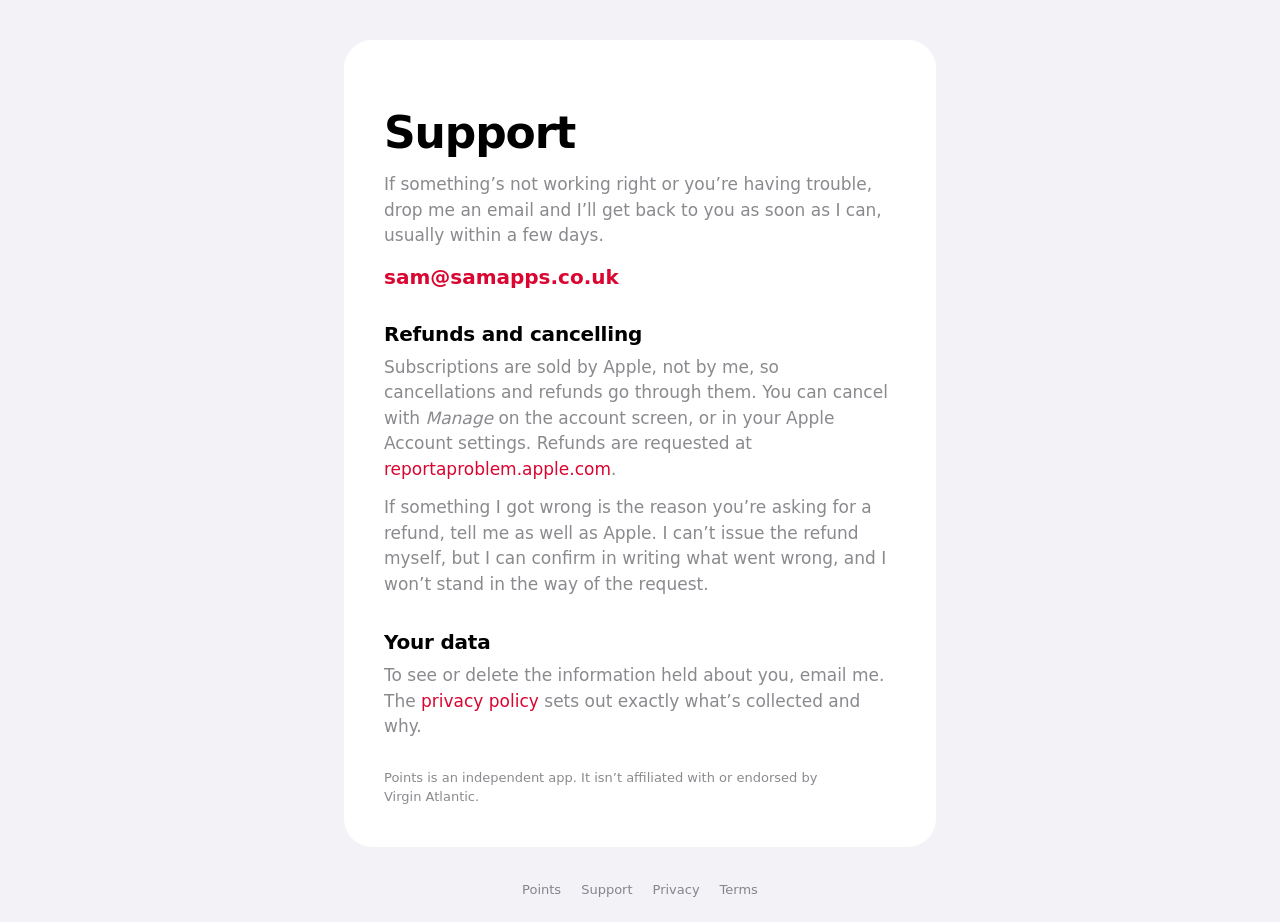
<file: vs-points-support.html>
<!DOCTYPE html>
<html lang="en" class="points-root">
<head>

  <meta charset="utf-8">
  <title>Points — Support</title>
  <meta name="description" content="Help and contact for Points, the Virgin Atlantic reward seat finder for iPhone and iPad.">
  <meta name="author" content="Sam Davis">
  <meta name="viewport" content="width=device-width, initial-scale=1">
  <meta name="color-scheme" content="light dark">
  <meta name="theme-color" content="#F2F2F7" media="(prefers-color-scheme: light)">
  <meta name="theme-color" content="#000000" media="(prefers-color-scheme: dark)">
  <link rel="canonical" href="https://samapps.co.uk/vs-points-support.html">

  <!-- CSS -->
  <link rel="stylesheet" href="css/normalize.css">
  <link rel="stylesheet" href="css/style.css?v=8">
  <link rel="stylesheet" href="css/points.css?v=3">

  <!-- Favicon -->
  <link rel="icon" type="image/png" href="images/points/app-icon-192.png">

</head>
<body class="points-page">

  <main class="note">

    <article class="note-card">
      <h1 class="note-title">Support</h1>
      <p class="note-body">
        If something&rsquo;s not working right or you&rsquo;re having trouble, drop me an email
        and I&rsquo;ll get back to you as soon as I can, usually within a few&nbsp;days.
      </p>
      <p class="note-contact">
        <a href="mailto:sam@samapps.co.uk?subject=Points%20support">sam@samapps.co.uk</a>
      </p>

      <div class="note-prose">

        <h2>Refunds and cancelling</h2>

        <p>Subscriptions are sold by Apple, not by me, so cancellations and refunds go through them. You can cancel with <em>Manage</em> on the account screen, or in your Apple Account settings. Refunds are requested at <a href="https://reportaproblem.apple.com">reportaproblem.apple.com</a>.</p>

        <p>If something I got wrong is the reason you&rsquo;re asking for a refund, tell me as well as Apple. I can&rsquo;t issue the refund myself, but I can confirm in writing what went wrong, and I won&rsquo;t stand in the way of the request.</p>

        <h2>Your data</h2>

        <p>To see or delete the information held about you, email me. The <a href="vs-points-privacy.html">privacy policy</a> sets out exactly what&rsquo;s collected and why.</p>

      </div>

      <p class="hero-small">
        Points is an independent app. It isn&rsquo;t affiliated with or endorsed by
        Virgin&nbsp;Atlantic.
      </p>
    </article>

  </main>

  <footer class="page-footer">
    <nav aria-label="Points pages">
      <a href="points/">Points</a>
      <a href="vs-points-support.html" aria-current="page">Support</a>
      <a href="vs-points-privacy.html">Privacy</a>
      <a href="vs-points-terms.html">Terms</a>
    </nav>
  </footer>

</body>
</html>
</file>
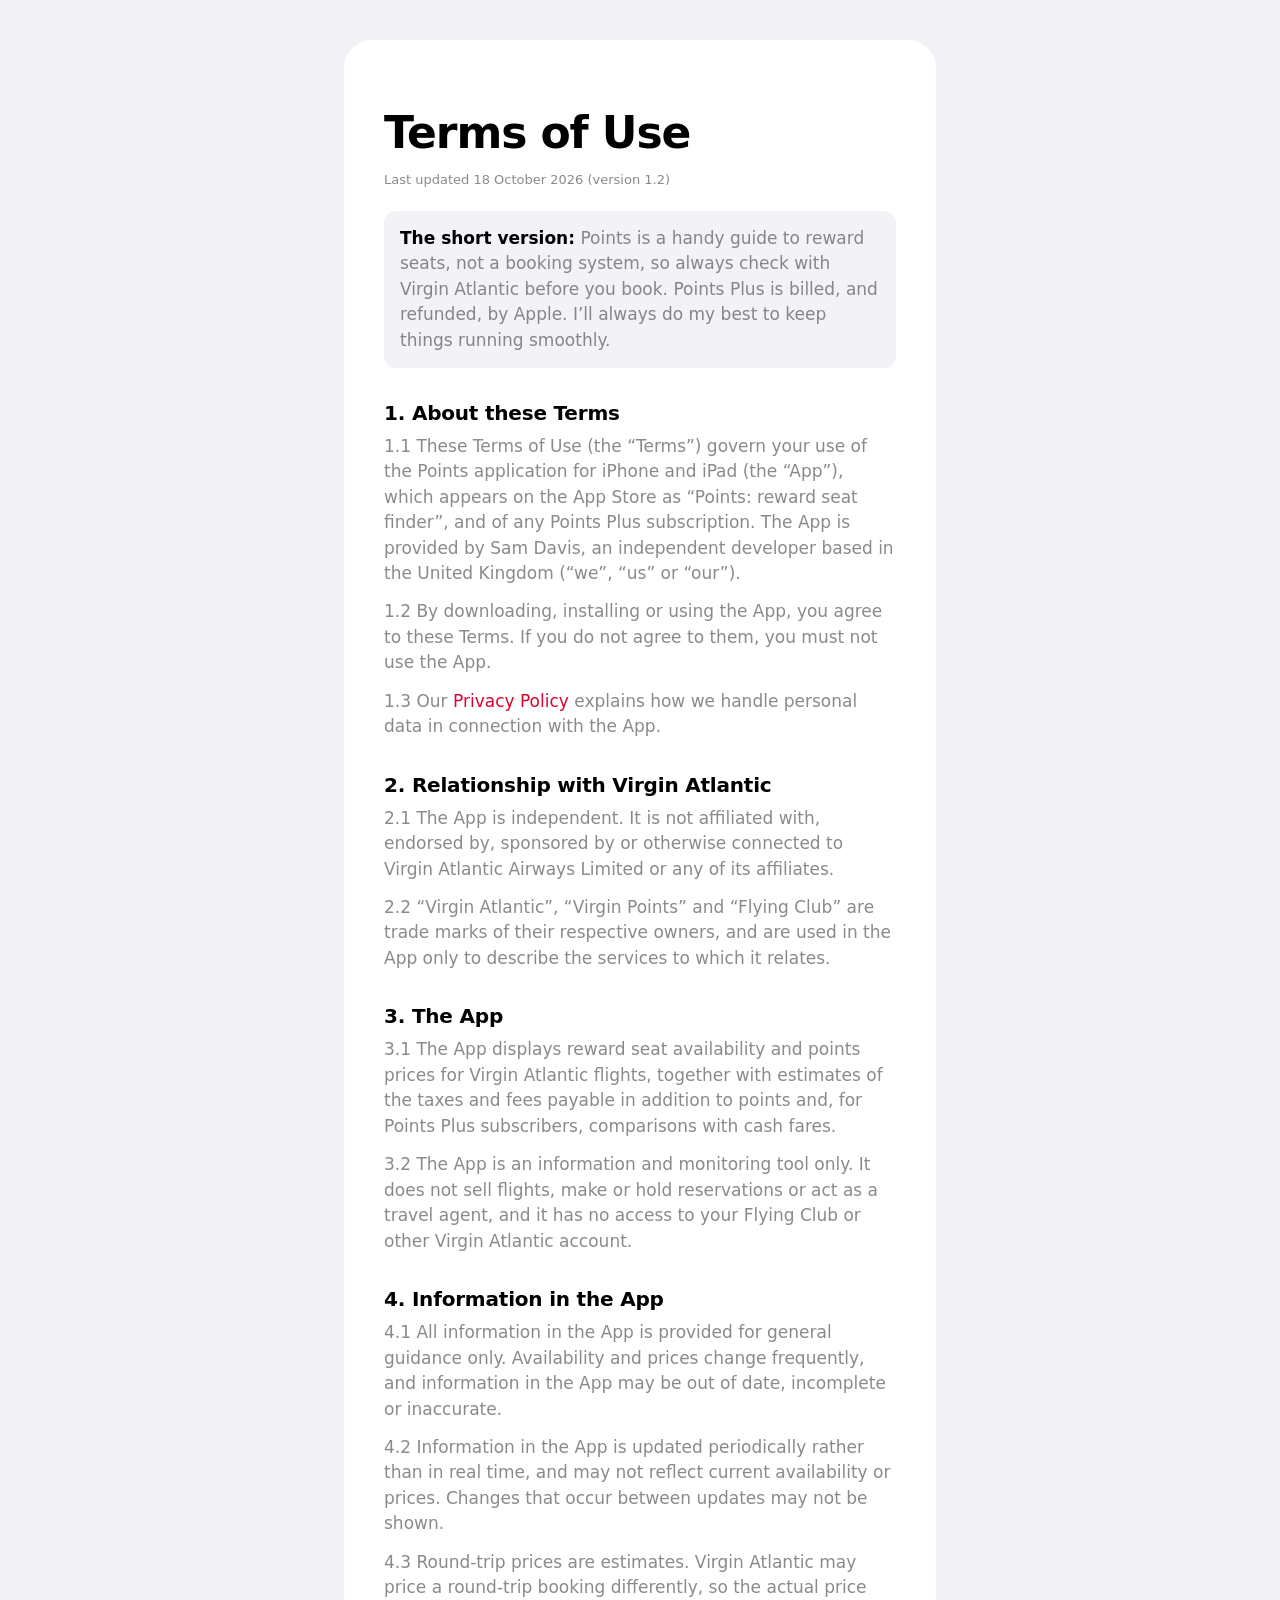
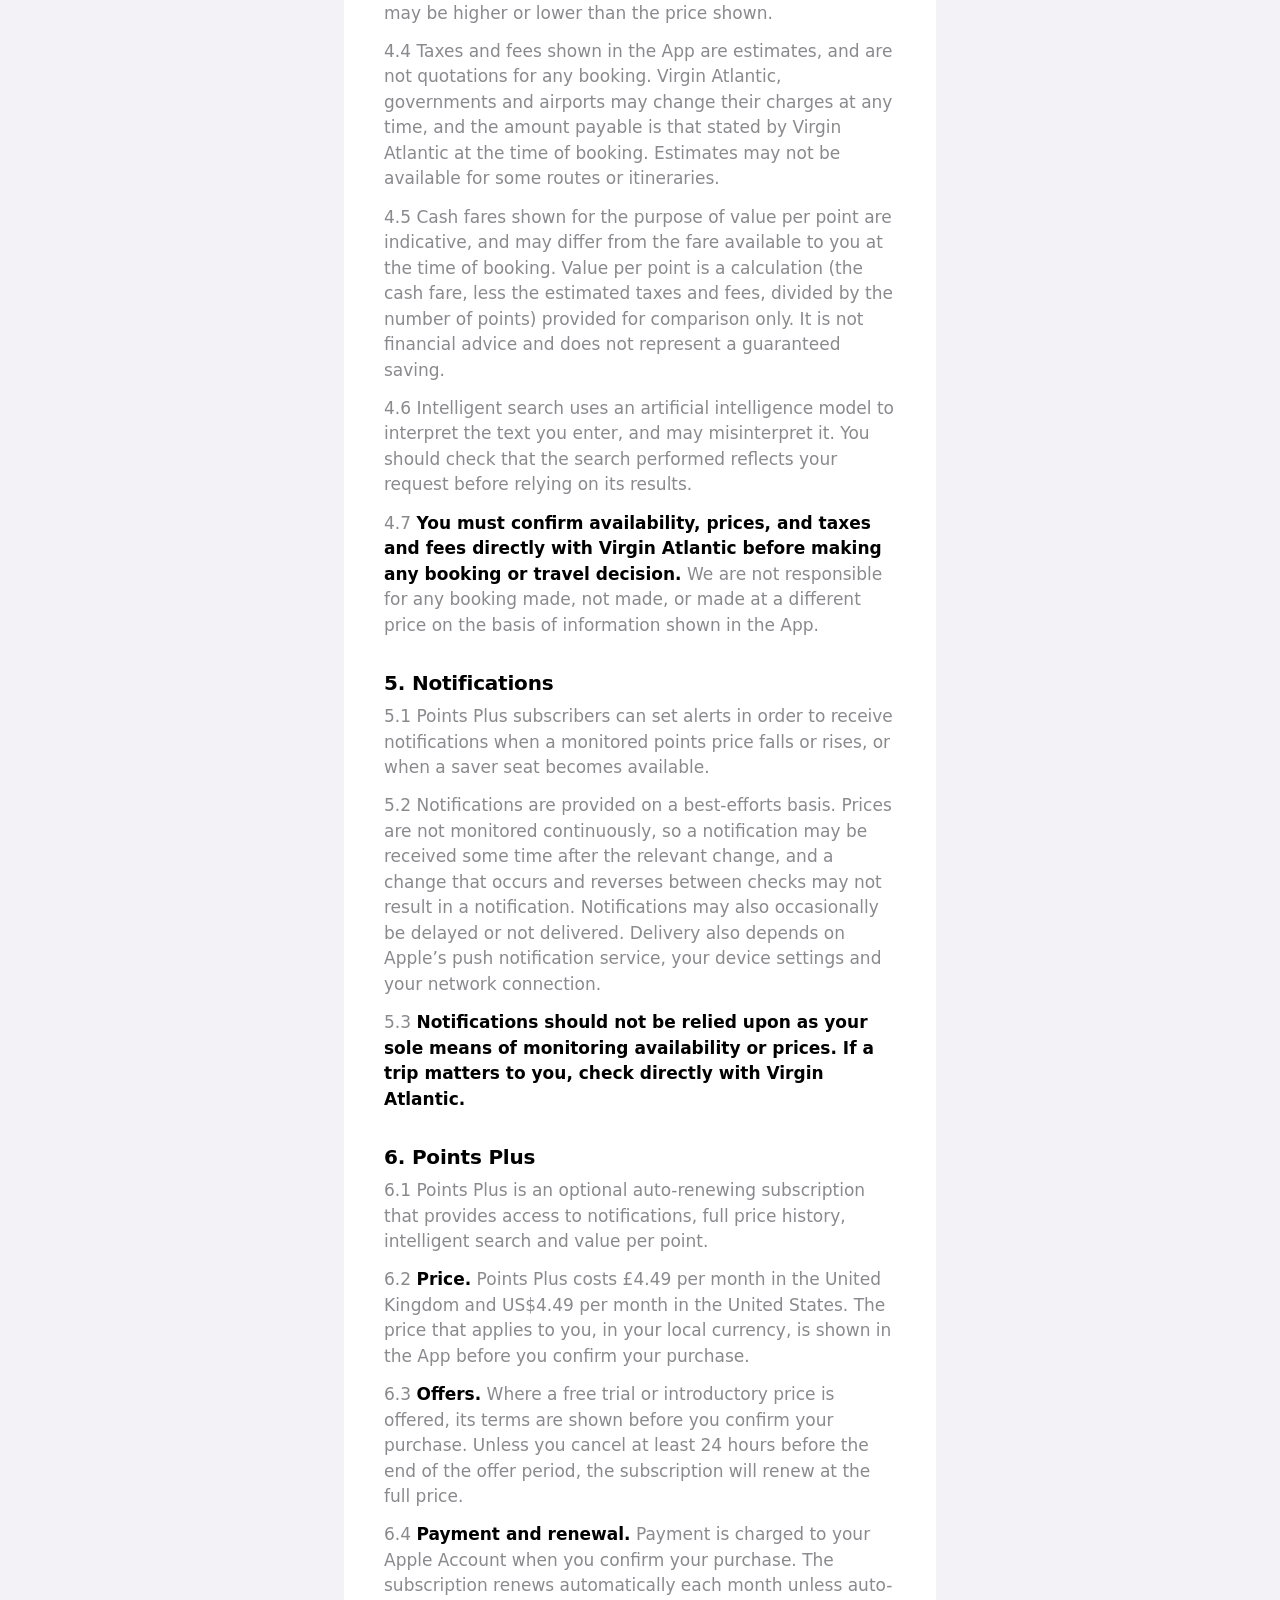
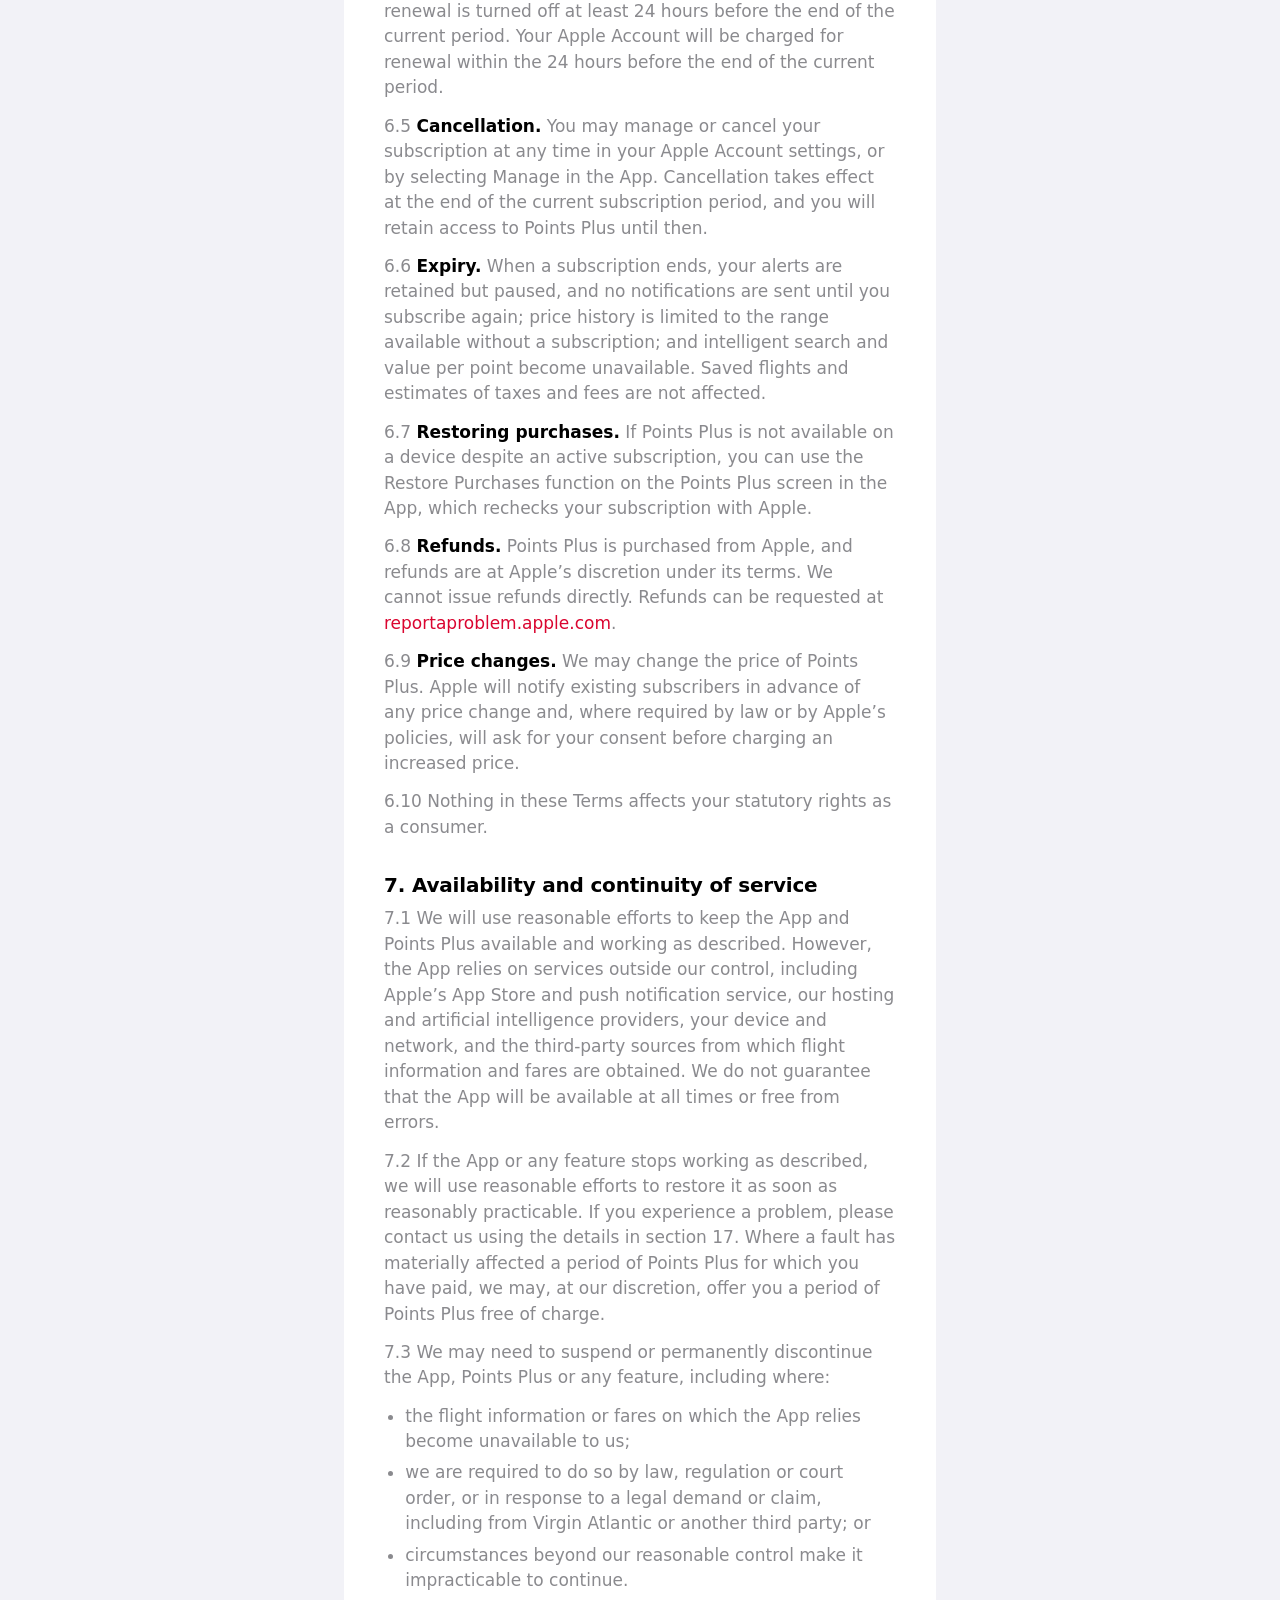
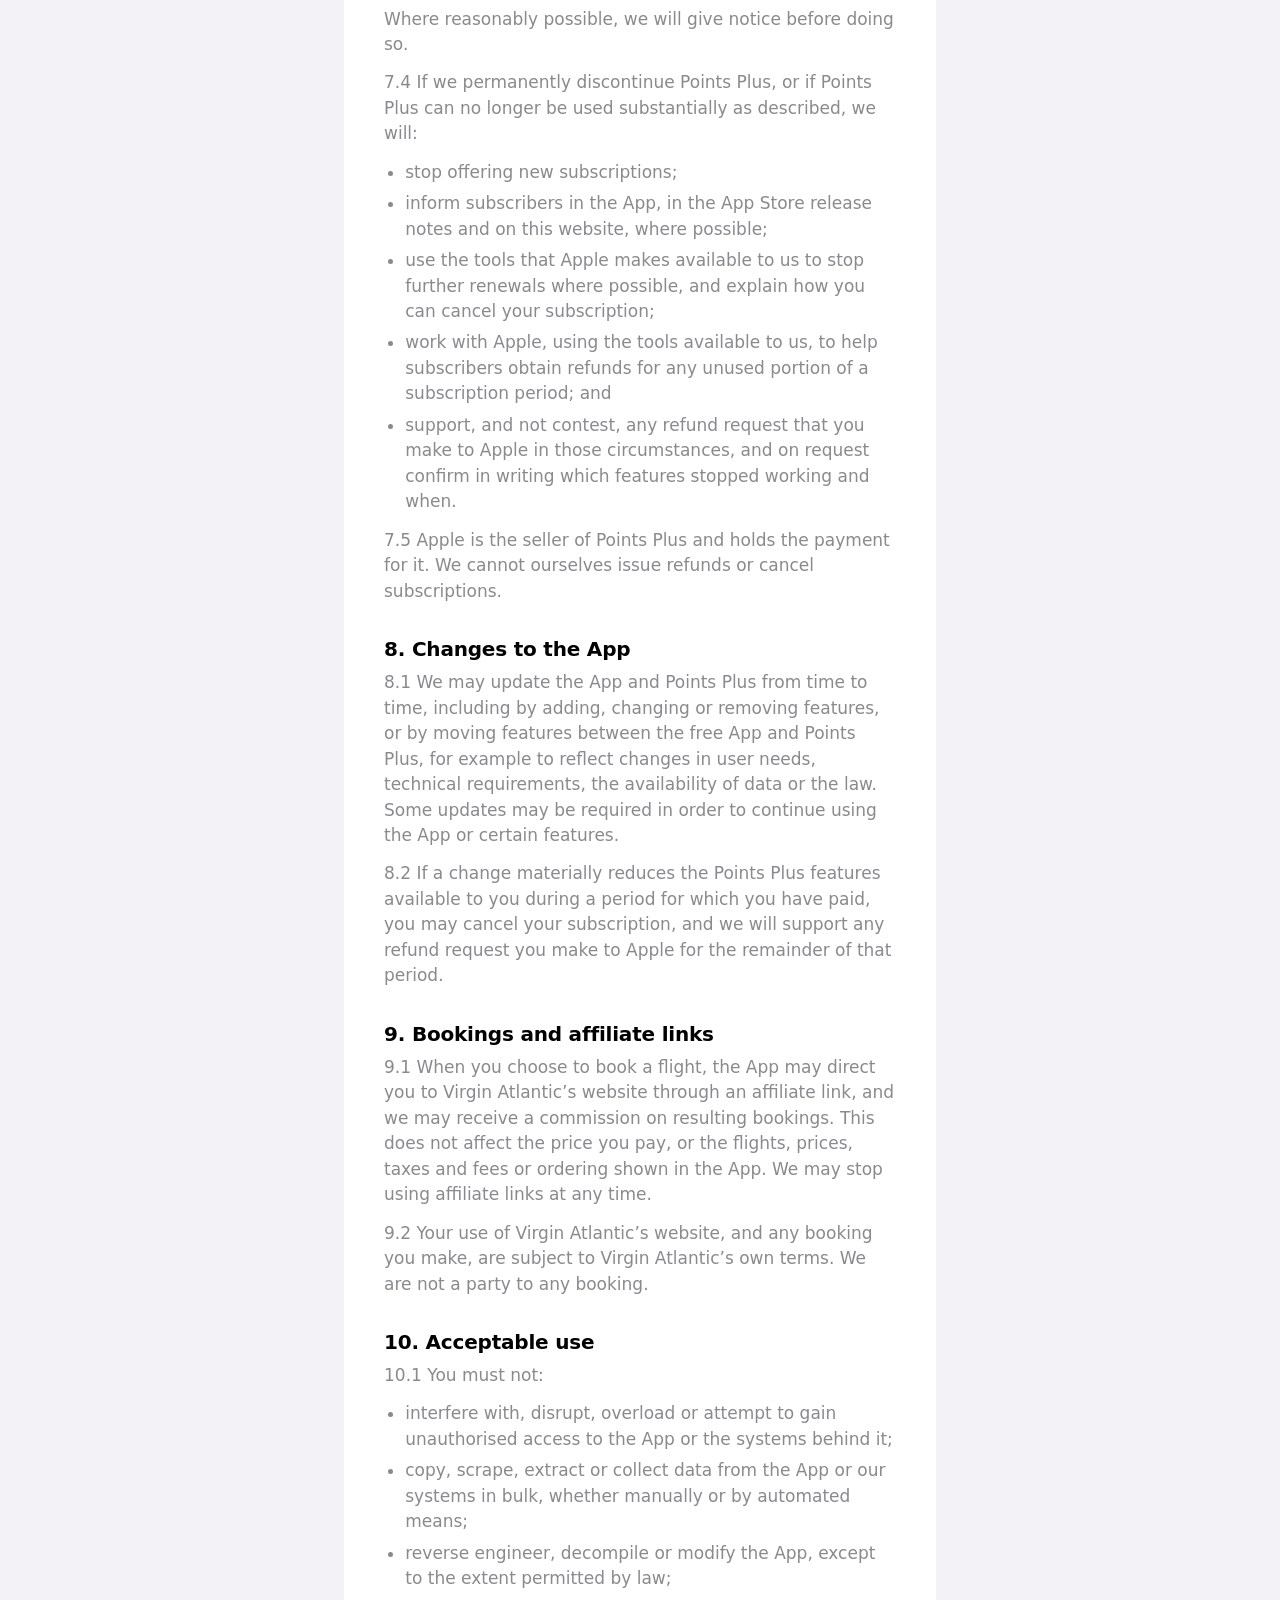
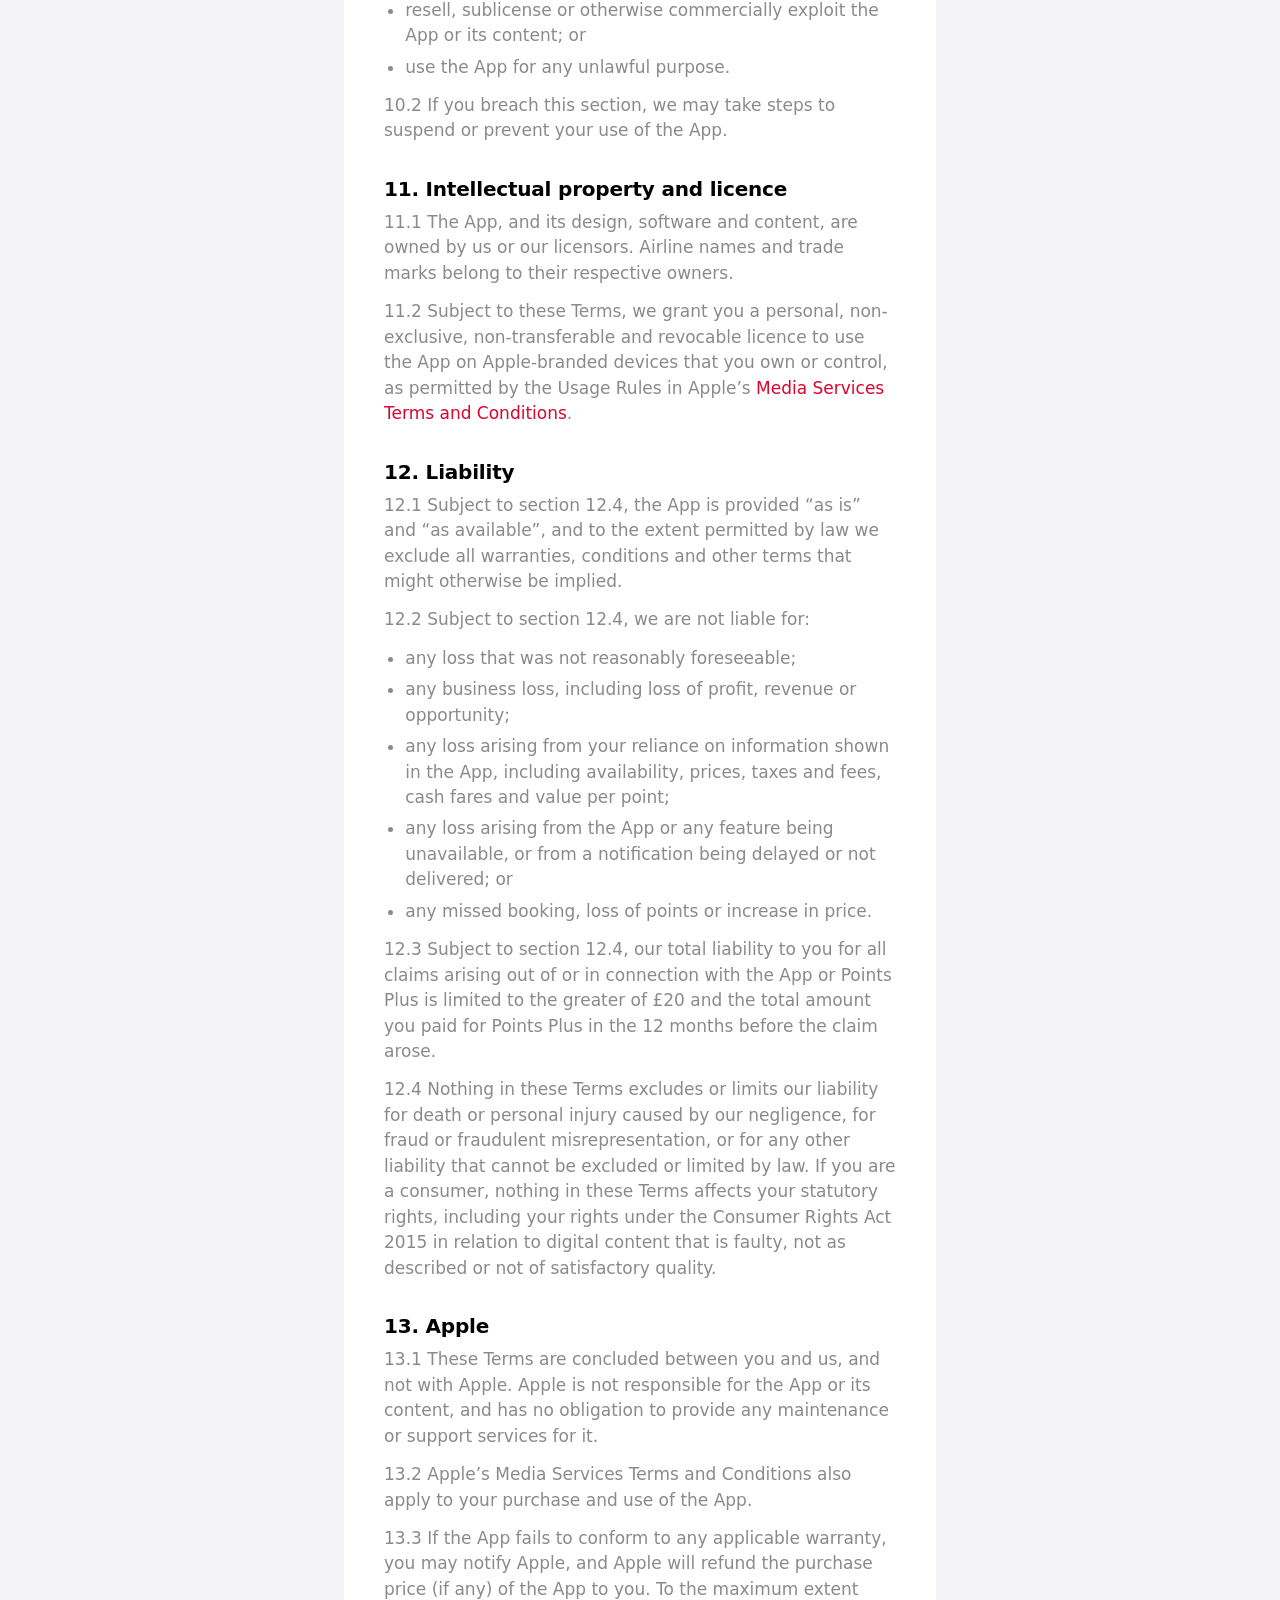
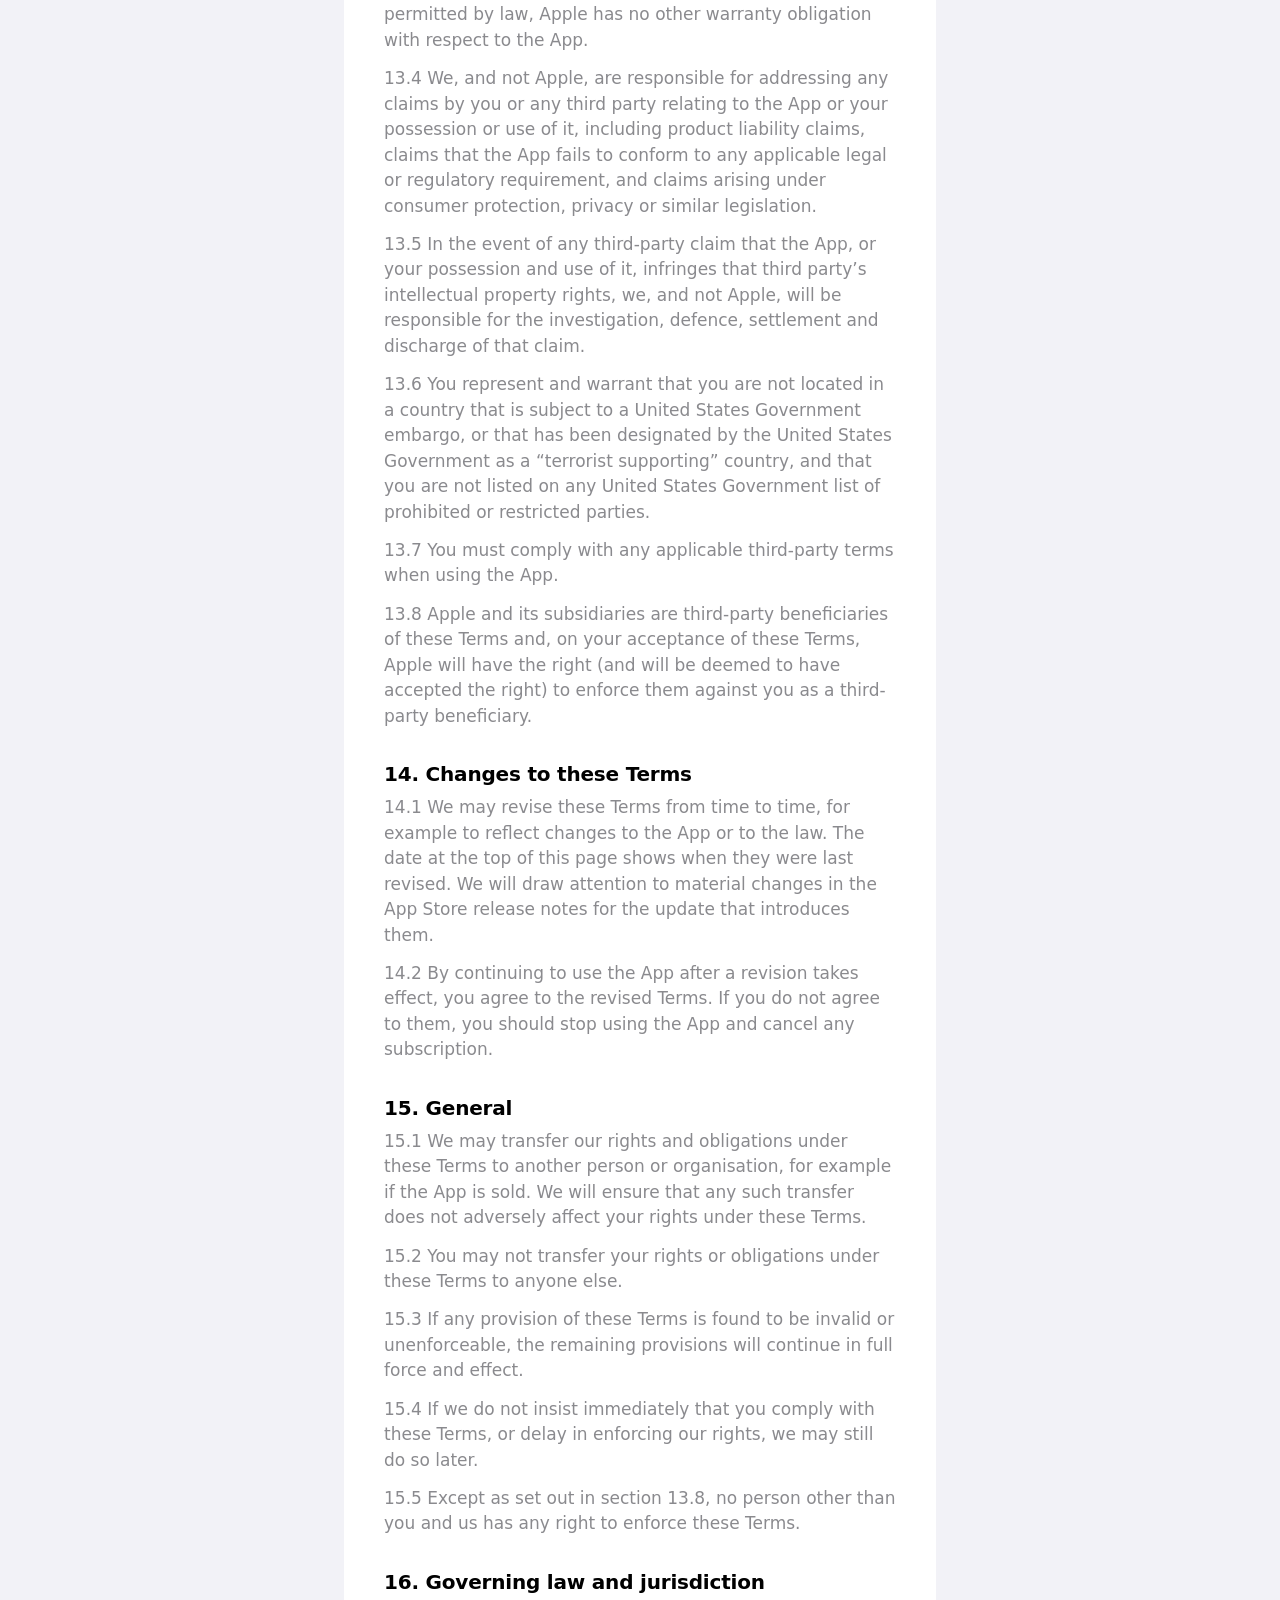
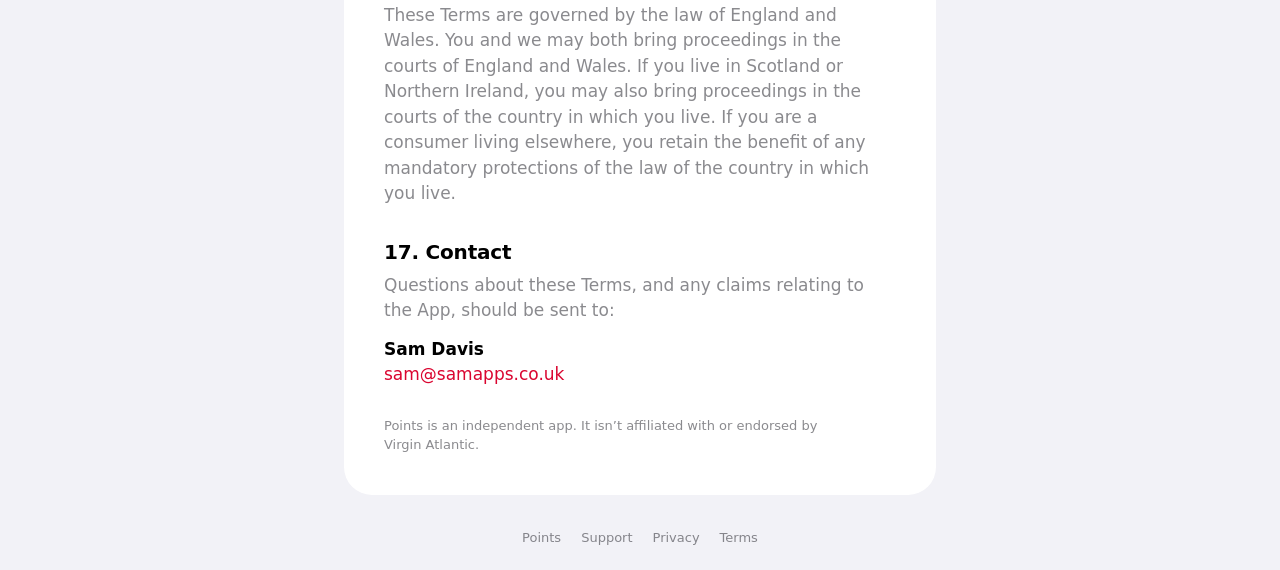
<file: vs-points-terms.html>
<!DOCTYPE html>
<html lang="en" class="points-root">
<head>

  <meta charset="utf-8">
  <title>Points — Terms of Use</title>
  <meta name="description" content="Terms of use for Points, the Virgin Atlantic reward seat finder for iPhone and iPad, and Points Plus subscriptions.">
  <meta name="author" content="Sam Davis">
  <meta name="viewport" content="width=device-width, initial-scale=1">
  <meta name="color-scheme" content="light dark">
  <meta name="theme-color" content="#F2F2F7" media="(prefers-color-scheme: light)">
  <meta name="theme-color" content="#000000" media="(prefers-color-scheme: dark)">
  <link rel="canonical" href="https://samapps.co.uk/vs-points-terms.html">

  <!-- CSS -->
  <link rel="stylesheet" href="css/normalize.css">
  <link rel="stylesheet" href="css/style.css?v=8">
  <link rel="stylesheet" href="css/points.css?v=3">

  <!-- Favicon -->
  <link rel="icon" type="image/png" href="images/points/app-icon-192.png">

</head>
<body class="points-page">

  <main class="note">

    <article class="note-card">
      <h1 class="note-title">Terms of Use</h1>
      <p class="note-updated">Last updated 18 October 2026 (version&nbsp;1.2)</p>

      <div class="note-prose">

        <div class="note-callout">
          <p><strong>The short version:</strong> Points is a handy guide to reward seats, not a booking system, so always check with Virgin Atlantic before you book. Points Plus is billed, and refunded, by Apple. I&rsquo;ll always do my best to keep things running smoothly.</p>
        </div>

        <h2>1. About these Terms</h2>

        <p>1.1 These Terms of Use (the &ldquo;Terms&rdquo;) govern your use of the Points application for iPhone and iPad (the &ldquo;App&rdquo;), which appears on the App Store as &ldquo;Points: reward seat finder&rdquo;, and of any Points Plus subscription. The App is provided by Sam Davis, an independent developer based in the United Kingdom (&ldquo;we&rdquo;, &ldquo;us&rdquo; or &ldquo;our&rdquo;).</p>

        <p>1.2 By downloading, installing or using the App, you agree to these Terms. If you do not agree to them, you must not use the App.</p>

        <p>1.3 Our <a href="vs-points-privacy.html">Privacy Policy</a> explains how we handle personal data in connection with the App.</p>

        <h2>2. Relationship with Virgin Atlantic</h2>

        <p>2.1 The App is independent. It is not affiliated with, endorsed by, sponsored by or otherwise connected to Virgin Atlantic Airways Limited or any of its affiliates.</p>

        <p>2.2 &ldquo;Virgin Atlantic&rdquo;, &ldquo;Virgin Points&rdquo; and &ldquo;Flying Club&rdquo; are trade marks of their respective owners, and are used in the App only to describe the services to which it relates.</p>

        <h2>3. The App</h2>

        <p>3.1 The App displays reward seat availability and points prices for Virgin Atlantic flights, together with estimates of the taxes and fees payable in addition to points and, for Points Plus subscribers, comparisons with cash fares.</p>

        <p>3.2 The App is an information and monitoring tool only. It does not sell flights, make or hold reservations or act as a travel agent, and it has no access to your Flying Club or other Virgin Atlantic account.</p>

        <h2>4. Information in the App</h2>

        <p>4.1 All information in the App is provided for general guidance only. Availability and prices change frequently, and information in the App may be out of date, incomplete or inaccurate.</p>

        <p>4.2 Information in the App is updated periodically rather than in real time, and may not reflect current availability or prices. Changes that occur between updates may not be shown.</p>

        <p>4.3 Round-trip prices are estimates. Virgin Atlantic may price a round-trip booking differently, so the actual price may be higher or lower than the price shown.</p>

        <p>4.4 Taxes and fees shown in the App are estimates, and are not quotations for any booking. Virgin Atlantic, governments and airports may change their charges at any time, and the amount payable is that stated by Virgin Atlantic at the time of booking. Estimates may not be available for some routes or itineraries.</p>

        <p>4.5 Cash fares shown for the purpose of value per point are indicative, and may differ from the fare available to you at the time of booking. Value per point is a calculation (the cash fare, less the estimated taxes and fees, divided by the number of points) provided for comparison only. It is not financial advice and does not represent a guaranteed saving.</p>

        <p>4.6 Intelligent search uses an artificial intelligence model to interpret the text you enter, and may misinterpret it. You should check that the search performed reflects your request before relying on its results.</p>

        <p>4.7 <strong>You must confirm availability, prices, and taxes and fees directly with Virgin Atlantic before making any booking or travel decision.</strong> We are not responsible for any booking made, not made, or made at a different price on the basis of information shown in the App.</p>

        <h2 id="about-notifications">5. Notifications</h2>

        <p>5.1 Points Plus subscribers can set alerts in order to receive notifications when a monitored points price falls or rises, or when a saver seat becomes available.</p>

        <p>5.2 Notifications are provided on a best-efforts basis. Prices are not monitored continuously, so a notification may be received some time after the relevant change, and a change that occurs and reverses between checks may not result in a notification. Notifications may also occasionally be delayed or not delivered. Delivery also depends on Apple&rsquo;s push notification service, your device settings and your network connection.</p>

        <p>5.3 <strong>Notifications should not be relied upon as your sole means of monitoring availability or prices. If a trip matters to you, check directly with Virgin Atlantic.</strong></p>

        <h2>6. Points Plus</h2>

        <p>6.1 Points Plus is an optional auto-renewing subscription that provides access to notifications, full price history, intelligent search and value per point.</p>

        <p>6.2 <strong>Price.</strong> Points Plus costs £4.49 per month in the United Kingdom and US$4.49 per month in the United States. The price that applies to you, in your local currency, is shown in the App before you confirm your purchase.</p>

        <p>6.3 <strong>Offers.</strong> Where a free trial or introductory price is offered, its terms are shown before you confirm your purchase. Unless you cancel at least 24 hours before the end of the offer period, the subscription will renew at the full price.</p>

        <p>6.4 <strong>Payment and renewal.</strong> Payment is charged to your Apple Account when you confirm your purchase. The subscription renews automatically each month unless auto-renewal is turned off at least 24 hours before the end of the current period. Your Apple Account will be charged for renewal within the 24 hours before the end of the current period.</p>

        <p>6.5 <strong>Cancellation.</strong> You may manage or cancel your subscription at any time in your Apple Account settings, or by selecting Manage in the App. Cancellation takes effect at the end of the current subscription period, and you will retain access to Points Plus until then.</p>

        <p>6.6 <strong>Expiry.</strong> When a subscription ends, your alerts are retained but paused, and no notifications are sent until you subscribe again; price history is limited to the range available without a subscription; and intelligent search and value per point become unavailable. Saved flights and estimates of taxes and fees are not affected.</p>

        <p>6.7 <strong>Restoring purchases.</strong> If Points Plus is not available on a device despite an active subscription, you can use the Restore Purchases function on the Points Plus screen in the App, which rechecks your subscription with Apple.</p>

        <p>6.8 <strong>Refunds.</strong> Points Plus is purchased from Apple, and refunds are at Apple&rsquo;s discretion under its terms. We cannot issue refunds directly. Refunds can be requested at <a href="https://reportaproblem.apple.com">reportaproblem.apple.com</a>.</p>

        <p>6.9 <strong>Price changes.</strong> We may change the price of Points Plus. Apple will notify existing subscribers in advance of any price change and, where required by law or by Apple&rsquo;s policies, will ask for your consent before charging an increased price.</p>

        <p>6.10 Nothing in these Terms affects your statutory rights as a consumer.</p>

        <h2 id="availability">7. Availability and continuity of service</h2>

        <p>7.1 We will use reasonable efforts to keep the App and Points Plus available and working as described. However, the App relies on services outside our control, including Apple&rsquo;s App Store and push notification service, our hosting and artificial intelligence providers, your device and network, and the third-party sources from which flight information and fares are obtained. We do not guarantee that the App will be available at all times or free from errors.</p>

        <p>7.2 If the App or any feature stops working as described, we will use reasonable efforts to restore it as soon as reasonably practicable. If you experience a problem, please contact us using the details in section 17. Where a fault has materially affected a period of Points Plus for which you have paid, we may, at our discretion, offer you a period of Points Plus free of charge.</p>

        <p>7.3 We may need to suspend or permanently discontinue the App, Points Plus or any feature, including where:</p>

        <ul>
          <li>the flight information or fares on which the App relies become unavailable to us;</li>
          <li>we are required to do so by law, regulation or court order, or in response to a legal demand or claim, including from Virgin Atlantic or another third party; or</li>
          <li>circumstances beyond our reasonable control make it impracticable to continue.</li>
        </ul>

        <p>Where reasonably possible, we will give notice before doing so.</p>

        <p id="if-the-service-has-to-stop">7.4 If we permanently discontinue Points Plus, or if Points Plus can no longer be used substantially as described, we will:</p>

        <ul>
          <li>stop offering new subscriptions;</li>
          <li>inform subscribers in the App, in the App Store release notes and on this website, where possible;</li>
          <li>use the tools that Apple makes available to us to stop further renewals where possible, and explain how you can cancel your subscription;</li>
          <li>work with Apple, using the tools available to us, to help subscribers obtain refunds for any unused portion of a subscription period; and</li>
          <li>support, and not contest, any refund request that you make to Apple in those circumstances, and on request confirm in writing which features stopped working and when.</li>
        </ul>

        <p>7.5 Apple is the seller of Points Plus and holds the payment for it. We cannot ourselves issue refunds or cancel subscriptions.</p>

        <h2>8. Changes to the App</h2>

        <p>8.1 We may update the App and Points Plus from time to time, including by adding, changing or removing features, or by moving features between the free App and Points Plus, for example to reflect changes in user needs, technical requirements, the availability of data or the law. Some updates may be required in order to continue using the App or certain features.</p>

        <p>8.2 If a change materially reduces the Points Plus features available to you during a period for which you have paid, you may cancel your subscription, and we will support any refund request you make to Apple for the remainder of that period.</p>

        <h2>9. Bookings and affiliate links</h2>

        <p>9.1 When you choose to book a flight, the App may direct you to Virgin Atlantic&rsquo;s website through an affiliate link, and we may receive a commission on resulting bookings. This does not affect the price you pay, or the flights, prices, taxes and fees or ordering shown in the App. We may stop using affiliate links at any time.</p>

        <p>9.2 Your use of Virgin Atlantic&rsquo;s website, and any booking you make, are subject to Virgin Atlantic&rsquo;s own terms. We are not a party to any booking.</p>

        <h2>10. Acceptable use</h2>

        <p>10.1 You must not:</p>

        <ul>
          <li>interfere with, disrupt, overload or attempt to gain unauthorised access to the App or the systems behind it;</li>
          <li>copy, scrape, extract or collect data from the App or our systems in bulk, whether manually or by automated means;</li>
          <li>reverse engineer, decompile or modify the App, except to the extent permitted by law;</li>
          <li>resell, sublicense or otherwise commercially exploit the App or its content; or</li>
          <li>use the App for any unlawful purpose.</li>
        </ul>

        <p>10.2 If you breach this section, we may take steps to suspend or prevent your use of the App.</p>

        <h2>11. Intellectual property and licence</h2>

        <p>11.1 The App, and its design, software and content, are owned by us or our licensors. Airline names and trade marks belong to their respective owners.</p>

        <p>11.2 Subject to these Terms, we grant you a personal, non-exclusive, non-transferable and revocable licence to use the App on Apple-branded devices that you own or control, as permitted by the Usage Rules in Apple&rsquo;s <a href="https://www.apple.com/legal/internet-services/itunes/">Media Services Terms and Conditions</a>.</p>

        <h2>12. Liability</h2>

        <p>12.1 Subject to section 12.4, the App is provided &ldquo;as is&rdquo; and &ldquo;as available&rdquo;, and to the extent permitted by law we exclude all warranties, conditions and other terms that might otherwise be implied.</p>

        <p>12.2 Subject to section 12.4, we are not liable for:</p>

        <ul>
          <li>any loss that was not reasonably foreseeable;</li>
          <li>any business loss, including loss of profit, revenue or opportunity;</li>
          <li>any loss arising from your reliance on information shown in the App, including availability, prices, taxes and fees, cash fares and value per point;</li>
          <li>any loss arising from the App or any feature being unavailable, or from a notification being delayed or not delivered; or</li>
          <li>any missed booking, loss of points or increase in price.</li>
        </ul>

        <p>12.3 Subject to section 12.4, our total liability to you for all claims arising out of or in connection with the App or Points Plus is limited to the greater of £20 and the total amount you paid for Points Plus in the 12 months before the claim arose.</p>

        <p>12.4 Nothing in these Terms excludes or limits our liability for death or personal injury caused by our negligence, for fraud or fraudulent misrepresentation, or for any other liability that cannot be excluded or limited by law. If you are a consumer, nothing in these Terms affects your statutory rights, including your rights under the Consumer Rights Act 2015 in relation to digital content that is faulty, not as described or not of satisfactory quality.</p>

        <h2>13. Apple</h2>

        <p>13.1 These Terms are concluded between you and us, and not with Apple. Apple is not responsible for the App or its content, and has no obligation to provide any maintenance or support services for it.</p>

        <p>13.2 Apple&rsquo;s Media Services Terms and Conditions also apply to your purchase and use of the App.</p>

        <p>13.3 If the App fails to conform to any applicable warranty, you may notify Apple, and Apple will refund the purchase price (if any) of the App to you. To the maximum extent permitted by law, Apple has no other warranty obligation with respect to the App.</p>

        <p>13.4 We, and not Apple, are responsible for addressing any claims by you or any third party relating to the App or your possession or use of it, including product liability claims, claims that the App fails to conform to any applicable legal or regulatory requirement, and claims arising under consumer protection, privacy or similar legislation.</p>

        <p>13.5 In the event of any third-party claim that the App, or your possession and use of it, infringes that third party&rsquo;s intellectual property rights, we, and not Apple, will be responsible for the investigation, defence, settlement and discharge of that claim.</p>

        <p>13.6 You represent and warrant that you are not located in a country that is subject to a United States Government embargo, or that has been designated by the United States Government as a &ldquo;terrorist supporting&rdquo; country, and that you are not listed on any United States Government list of prohibited or restricted parties.</p>

        <p>13.7 You must comply with any applicable third-party terms when using the App.</p>

        <p>13.8 Apple and its subsidiaries are third-party beneficiaries of these Terms and, on your acceptance of these Terms, Apple will have the right (and will be deemed to have accepted the right) to enforce them against you as a third-party beneficiary.</p>

        <h2>14. Changes to these Terms</h2>

        <p>14.1 We may revise these Terms from time to time, for example to reflect changes to the App or to the law. The date at the top of this page shows when they were last revised. We will draw attention to material changes in the App Store release notes for the update that introduces them.</p>

        <p>14.2 By continuing to use the App after a revision takes effect, you agree to the revised Terms. If you do not agree to them, you should stop using the App and cancel any subscription.</p>

        <h2>15. General</h2>

        <p>15.1 We may transfer our rights and obligations under these Terms to another person or organisation, for example if the App is sold. We will ensure that any such transfer does not adversely affect your rights under these Terms.</p>

        <p>15.2 You may not transfer your rights or obligations under these Terms to anyone else.</p>

        <p>15.3 If any provision of these Terms is found to be invalid or unenforceable, the remaining provisions will continue in full force and effect.</p>

        <p>15.4 If we do not insist immediately that you comply with these Terms, or delay in enforcing our rights, we may still do so later.</p>

        <p>15.5 Except as set out in section 13.8, no person other than you and us has any right to enforce these Terms.</p>

        <h2>16. Governing law and jurisdiction</h2>

        <p>These Terms are governed by the law of England and Wales. You and we may both bring proceedings in the courts of England and Wales. If you live in Scotland or Northern Ireland, you may also bring proceedings in the courts of the country in which you live. If you are a consumer living elsewhere, you retain the benefit of any mandatory protections of the law of the country in which you live.</p>

        <h2>17. Contact</h2>

        <p>Questions about these Terms, and any claims relating to the App, should be sent to:</p>

        <p><strong>Sam Davis</strong><br>
        <a href="mailto:sam@samapps.co.uk?subject=Points%20terms">sam@samapps.co.uk</a></p>

      </div>

      <p class="hero-small">
        Points is an independent app. It isn&rsquo;t affiliated with or endorsed by
        Virgin&nbsp;Atlantic.
      </p>
    </article>

  </main>

  <footer class="page-footer">
    <nav aria-label="Points pages">
      <a href="points/">Points</a>
      <a href="vs-points-support.html">Support</a>
      <a href="vs-points-privacy.html">Privacy</a>
      <a href="vs-points-terms.html" aria-current="page">Terms</a>
    </nav>
  </footer>

</body>
</html>
</file>
<file: css/style.css>
/* ============================================================
   TOKENS
   ============================================================ */
:root {
  --color-pink:        #D9A0B8;
  --color-pink-deep:   #C78AA0;
  --color-cream:       #FBF7F2;
  --color-navy:        #1E3660;
  --color-navy-dark:   #162848;
  --color-blue-mid:    #4A80A8;
  --color-body-text:   #333333;

  --font-display:      'Space Grotesk', sans-serif;
  --font-body:         'Space Grotesk', sans-serif;

  --photo-size:        clamp(160px, 20vw, 240px);
  --panel-min-height:  100svh;
}


/* ============================================================
   RESET / BASE
   ============================================================ */
*,
*::before,
*::after {
  box-sizing: border-box;
  margin: 0;
  padding: 0;
}

html {
  font-size: 16px;
  -webkit-font-smoothing: antialiased;
  -moz-osx-font-smoothing: grayscale;
}

body {
  font-family: var(--font-body);
  background-color: var(--color-cream);
  color: var(--color-body-text);
  min-height: 100svh;
}


/* ============================================================
   LAYOUT — SPLIT SCREEN
   ============================================================ */
.layout {
  display: flex;
  min-height: var(--panel-min-height);
}

.panel {
  flex: 1;
  display: flex;
  align-items: center;
  justify-content: center;
}

.panel--photo {
  flex: 0 0 36%;
  background-color: var(--color-pink);
  background-image: radial-gradient(
    ellipse at center,
    #F0C4D8 0%,
    var(--color-pink) 70%
  );
  padding: 3rem 2rem;
}

.panel--content {
  background-color: var(--color-cream);
  padding: 3rem 2.5rem;
}


/* ============================================================
   PHOTO
   ============================================================ */
.photo-frame {
  animation: fadeSlideUp 0.7s ease both;
  animation-delay: 0.1s;
}

.profile-photo {
  display: block;
  width: var(--photo-size);
  height: var(--photo-size);
  object-fit: cover;
  object-position: center top;

  border-radius: 48% 52% 50% 50% / 46% 46% 54% 54%;
  border: 6px solid var(--color-cream);
  box-shadow:
    0 8px 24px rgba(30, 54, 96, 0.18),
    0 2px 6px  rgba(30, 54, 96, 0.10),
    0 0  0 3px var(--color-pink-deep);
}


/* ============================================================
   CONTENT
   ============================================================ */
.content-inner {
  max-width: 540px;
  animation: fadeSlideUp 0.7s ease both;
  animation-delay: 0.25s;
}

.name {
  font-family: var(--font-display);
  font-size: clamp(2.8rem, 5vw, 4.5rem);
  font-weight: 700;
  color: var(--color-navy);
  line-height: 1.05;
  letter-spacing: -0.02em;
  margin-bottom: 0.5rem;
}

.tagline {
  margin-top: 0.35rem;
  font-size: clamp(1.25rem, 2.2vw, 1.6rem);
  font-weight: 400;
  color: rgba(30, 54, 96, 0.7);   /* the navy, softened */
}


/* ============================================================
   PORTALS — big links to my app and my work
   ============================================================ */
.portals {
  display: grid;
  grid-template-columns: 1fr 1fr;
  gap: 1rem;
  margin-top: 2rem;
}

.portal {
  position: relative;
  display: flex;
  flex-direction: column;
  justify-content: flex-end;
  min-height: 13rem;
  padding: 1.4rem;
  border-radius: 1.5rem;
  overflow: hidden;
  text-decoration: none;
  transition: transform 0.2s ease, box-shadow 0.2s ease;
}

.portal:hover {
  transform: translateY(-4px);
  box-shadow: 0 14px 30px rgba(30, 54, 96, 0.22);
}

.portal:focus-visible {
  outline: 3px solid var(--color-blue-mid);
  outline-offset: 3px;
}

.portal__icon {
  position: absolute;
  top: 1.2rem;
  left: 1.2rem;
  width: 3.5rem;
  height: 3.5rem;
}

.portal__icon--rounded {
  /* the 3SC logo is a plain square; round it like an app icon */
  border-radius: 22.5%;
}

.portal__text {
  font-size: 1.1rem;
  line-height: 1.4;
}

.portal__text strong {
  font-family: var(--font-display);
  font-weight: 700;
}

.portal__arrow {
  position: absolute;
  top: 1.3rem;
  right: 1.3rem;
  width: 1.5rem;
  height: 1.5rem;
  transition: transform 0.2s ease;
}

.portal--points:hover .portal__arrow {
  transform: translateX(4px);
}

.portal--3sc:hover .portal__arrow {
  transform: translate(3px, -3px);
}

.portal--points {
  color: #fff;
  /* the sky from the Points app icon */
  background: linear-gradient(180deg, #0A96F2 0%, #3DB4FA 60%, #7FD6FF 100%);
}

.portal--3sc {
  color: #000;
  /* 3 Sided Cube's green and black, from their logo */
  background: linear-gradient(180deg, #00D466 0%, #01ED71 55%, #6AF5A8 100%);
}

.portal--3sc .portal__icon {
  /* the logo shares the tile's green, so lift it off the background */
  box-shadow: 0 4px 14px rgba(0, 0, 0, 0.18);
}


/* ============================================================
   SOCIALS — email and LinkedIn as icons
   ============================================================ */
.socials {
  display: flex;
  gap: 0.5rem;
  margin-top: 1.25rem;
  margin-left: -0.5rem;   /* line the first icon's glyph up with the text edge */
}

.social {
  display: inline-flex;
  align-items: center;
  justify-content: center;
  width: 2.75rem;
  height: 2.75rem;
  border-radius: 50%;
  color: var(--color-navy);
  transition: color 0.2s ease, background-color 0.2s ease;
}

.social svg {
  width: 1.5rem;
  height: 1.5rem;
}

.social:hover {
  color: var(--color-pink-deep);
  background-color: rgba(217, 160, 184, 0.18);
}

.social:focus-visible {
  outline: 3px solid var(--color-blue-mid);
  outline-offset: 2px;
}


/* ============================================================
   ANIMATIONS
   ============================================================ */
@keyframes fadeSlideUp {
  from {
    opacity: 0;
    transform: translateY(20px);
  }
  to {
    opacity: 1;
    transform: translateY(0);
  }
}

@media (prefers-reduced-motion: reduce) {
  .photo-frame,
  .content-inner {
    animation: none;
  }

  .portal,
  .portal__arrow,
  .social {
    transition: none;
  }
}


/* ============================================================
   RESPONSIVE — TABLET (stacks at ≤ 700px)
   ============================================================ */
@media (max-width: 700px) {
  .layout {
    flex-direction: column;
    min-height: 100svh;
  }

  .panel--photo {
    flex: 0 0 auto;
    padding: 3rem 1.5rem 2.5rem;
    background-position: center;
  }

  .profile-photo {
    width: min(160px, 45vw);
    height: min(160px, 45vw);
  }


  .panel--content {
    flex: 1;
    padding: 2.5rem 1.5rem 3rem;
  }

  .content-inner {
    max-width: 100%;
  }

  .portals {
    grid-template-columns: 1fr;
  }

  .portal {
    min-height: 10.5rem;   /* room for the Points icon above the text */
  }

  .name {
    font-size: clamp(2.4rem, 10vw, 3.2rem);
  }
}


/* ============================================================
   RESPONSIVE — VERY SMALL (< 380px, e.g. iPhone SE)
   ============================================================ */
@media (max-width: 380px) {
  .panel--photo {
    padding: 2rem 1rem 1.75rem;
  }

  .profile-photo {
    width: 140px;
    height: 140px;
  }

  .panel--content {
    padding: 2rem 1.25rem 2.5rem;
  }

  .name {
    font-size: 2.2rem;
  }
}
</file>
<file: css/points.css>
/* ============================================================
   POINTS — app landing page
   Themed like the app: iOS system colours and SF.
   Builds on the reset and animations in style.css.
   ============================================================ */
:root {
  /* iOS semantic colours, light */
  --ios-grouped:         #F2F2F7;   /* systemGroupedBackground — the page */
  --ios-card:            #FFFFFF;   /* secondarySystemGroupedBackground — the copy card */
  --ios-label:           #000000;
  --ios-label-2:         rgba(60, 60, 67, 0.6);
  --ios-tint:            #DA0530;   /* the app's AccentColor, same in dark */

  --stack-gap:           1.5rem;    /* body → badge, and icon → title */

  --font-ios: -apple-system, BlinkMacSystemFont, "SF Pro Text", "SF Pro Display",
              system-ui, "Helvetica Neue", Arial, sans-serif;

  --phone-w:             clamp(230px, 24vw, 310px);
  --phone-depth:         calc(var(--phone-w) * 0.0063);  /* spacing between edge layers */

  /* Glacier, sampled from Apple's iPhone 18 Pro frame */
  --metal-hue:           215;
  --metal-sat:           24%;
}

@media (prefers-color-scheme: dark) {
  :root {
    --ios-grouped:       #000000;
    --ios-card:          #1C1C1E;
    --ios-label:         #FFFFFF;
    --ios-label-2:       rgba(235, 235, 245, 0.6);
  }
}

/* Paint the root too, so Safari never shows its own canvas colour
   past the end of the page. */
.points-root {
  background-color: var(--ios-grouped);
}

.points-page {
  display: flex;
  flex-direction: column;
  min-height: 100svh;
  font-family: var(--font-ios);
  background-color: var(--ios-grouped);
  color: var(--ios-label);
  overflow-x: hidden;   /* the tilted phone can poke past the edge */
}


/* ============================================================
   LAYOUT
   ============================================================ */
.hero {
  display: grid;
  grid-template-columns: minmax(0, 1fr) minmax(0, 1fr);
  grid-template-areas: "copy device";
  align-items: center;
  gap: 2rem;
  flex: 1;
  width: 100%;
  max-width: 72rem;
  margin: 0 auto;
  padding: 1.5rem 2.5rem;
}

.hero-copy {
  grid-area: copy;
  max-width: 30rem;
  justify-self: end;
  /* the copy sits in one card, like the app's rows */
  background: var(--ios-card);
  border-radius: 1.75rem;
  padding: 2.5rem;
  animation: fadeSlideUp 0.7s ease both;
  animation-delay: 0.25s;
}

.hero-device {
  grid-area: device;
  display: flex;
  justify-content: center;
  animation: fadeSlideUp 0.9s ease both;
  animation-delay: 0.1s;
}


/* ============================================================
   COPY
   ============================================================ */
.hero-icon {
  display: block;
  width: clamp(72px, 7vw, 96px);
  height: auto;
}

.hero-title {
  font-size: clamp(2.8rem, 5.5vw, 4.25rem);
  font-weight: 700;
  line-height: 1;
  letter-spacing: -0.025em;
  /* Match the visible body → badge gap: add the body line's space below
     its text (~0.22rem), minus the space the title font leaves above its
     capitals (~0.14em). Also overrides normalize.css's h1 margin. */
  margin: calc(var(--stack-gap) + 0.22rem - 0.14em) 0 0.9rem;
}

.hero-lead {
  font-size: clamp(1.25rem, 2vw, 1.45rem);
  font-weight: 600;
  line-height: 1.3;
  letter-spacing: -0.01em;
  margin-bottom: 1rem;
}

.hero-body {
  font-size: 1.0625rem;   /* 17pt body */
  line-height: 1.5;
  color: var(--ios-label-2);
  margin-bottom: var(--stack-gap);
}

/* paragraph spacing between body paragraphs; the last one keeps
   --stack-gap above the badge */
.hero-body:has(+ .hero-body) {
  margin-bottom: 0.75em;
}

.saver {
  /* the app's Saver asset, drawn inline */
  display: inline-block;
  height: 0.55em;
  width: auto;
  margin-right: 0.2em;
  vertical-align: 0.05em;
}

.hero-small {
  margin-top: 1.75rem;
  font-size: 0.8125rem;   /* 13pt footnote */
  line-height: 1.5;
  color: var(--ios-label-2);
}

.hero-small a {
  color: var(--ios-tint);
  text-decoration: none;
}

.hero-small a:hover {
  text-decoration: underline;
}


/* ============================================================
   FOOTER — small grey links, centred at the bottom
   ============================================================ */
.page-footer {
  padding: 0 1rem 1.5rem;
  text-align: center;
}

.page-footer nav {
  display: inline-flex;
  gap: 1.25rem;
  font-size: 0.8125rem;
}

.page-footer a {
  color: var(--ios-label-2);
  text-decoration: none;
}

.page-footer a:hover {
  color: var(--ios-label);
}


/* ============================================================
   APP STORE BADGE — Apple's official artwork
   ============================================================ */
.app-store-badge {
  display: inline-block;
  line-height: 0;
  border-radius: 0.6rem;
}

.app-store-badge img {
  height: 3.25rem;   /* Apple asks for at least 40px on screen */
  width: auto;
}

.app-store-badge:focus-visible {
  outline: 3px solid var(--ios-tint);
  outline-offset: 3px;
}


/* ============================================================
   PHONE — 3D stage
   Geometry is in percentages of Apple's 978×2000 device frame:
   body 17–961 × 15–1984, screen 52–926 × 50–1950.
   ============================================================ */
.stage {
  position: relative;
  perspective: 1400px;
  padding: 1.5rem 0;
}

/* Three nested wrappers so each motion runs on its own clock
   and the combination never quite repeats. */
.phone-float {
  animation: phoneFloat 6s ease-in-out infinite;
  transform-style: preserve-3d;
}

.phone-sway {
  animation: phoneSway 9s ease-in-out infinite;
  transform-style: preserve-3d;
}

.phone-roll {
  position: relative;
  width: var(--phone-w);
  aspect-ratio: 978 / 2000;
  animation: phoneRoll 7s ease-in-out infinite;
  transform-style: preserve-3d;
}

.phone-face {
  position: absolute;
  inset: 0;
  /* sit clearly in front of the edge layers so Safari doesn't
     re-sort them against the face mid-animation */
  transform: translateZ(1px);
}

.phone-frame {
  position: absolute;
  inset: 0;
  width: 100%;
  height: 100%;
  pointer-events: none;
}

.phone-edge {
  /* the metal band: rounded rects stacked behind the face, each a
     touch lighter or darker (--l) so the side reads as rounded */
  position: absolute;
  top: 0.75%;
  bottom: 0.8%;
  left: 1.74%;
  right: 1.74%;
  border-radius: 18.2% / 8.74%;
  background: linear-gradient(
    90deg,
    hsl(var(--metal-hue) var(--metal-sat) calc(var(--l) - 8%)),
    hsl(var(--metal-hue) var(--metal-sat) var(--l)) 12%,
    hsl(var(--metal-hue) var(--metal-sat) var(--l)) 88%,
    hsl(var(--metal-hue) var(--metal-sat) calc(var(--l) + 6%))
  );
  transform: translateZ(calc(var(--i) * var(--phone-depth) * -1));
}

.phone-edge--back {
  /* frosted back glass */
  background: hsl(var(--metal-hue) 22% 80%);
}

.phone-screen {
  position: absolute;
  left: 5.2%;
  top: 2.45%;
  width: 89.6%;
  height: 95.1%;
  border-radius: 15.8% / 7.26%;
  overflow: hidden;
  background: var(--ios-grouped);
  /* Safari: keeps the rounded clip stable inside a 3D transform */
  -webkit-mask-image: -webkit-radial-gradient(white, black);
  isolation: isolate;
}

.phone-screen picture {
  position: absolute;
  inset: 0;
  opacity: 0;
  transition: opacity 0.8s ease;
  /* keep every screenshot on its own layer permanently; Safari flickers
     when layers are created and torn down inside a 3D scene */
  will-change: opacity;
}

.phone-screen picture.is-active {
  opacity: 1;
}

.phone-screen img {
  display: block;
  width: 100%;
  height: 100%;
  object-fit: cover;
}

.phone-glare {
  /* a sheen that slides across the glass as the phone sways */
  position: absolute;
  inset: 0;
  background: linear-gradient(
    115deg,
    transparent 35%,
    rgba(255, 255, 255, 0.16) 48%,
    transparent 60%
  );
  background-size: 300% 100%;
  pointer-events: none;
  animation: phoneGlare 9s ease-in-out infinite;
}



/* ============================================================
   PHONE — motion
   Screen faces left (negative rotateY), towards the copy.
   ============================================================ */
@keyframes phoneFloat {
  0%, 100% { transform: translateY(0); }
  50%      { transform: translateY(-14px); }
}

@keyframes phoneSway {
  0%, 100% { transform: rotateY(-24deg); }
  50%      { transform: rotateY(-13deg); }
}

@keyframes phoneRoll {
  0%, 100% { transform: rotateX(5deg) rotateZ(-3deg); }
  50%      { transform: rotateX(8deg) rotateZ(2deg); }
}

@keyframes phoneGlare {
  0%, 100% { background-position: 100% 0; }
  50%      { background-position: 20% 0; }
}

@media (prefers-reduced-motion: reduce) {
  .hero-copy,
  .hero-device,
  .phone-float,
  .phone-roll,
  .phone-glare {
    animation: none;
  }

  .phone-sway {
    animation: none;
    transform: rotateY(-18deg) rotateX(5deg);
  }
}


/* ============================================================
   RESPONSIVE — stacks at ≤ 800px: phone, then copy
   ============================================================ */
@media (max-width: 800px) {
  :root {
    --phone-w: min(190px, 48vw);
  }

  .hero {
    grid-template-columns: minmax(0, 1fr);
    grid-template-areas:
      "device"
      "copy";
    gap: 0.5rem;
    padding: 1.5rem 1rem 2rem;
  }

  .hero-copy {
    justify-self: stretch;
    max-width: 34rem;
    width: 100%;
    margin: 0 auto;
    padding: 1.75rem 1.5rem;
  }

  .stage {
    padding: 1rem 0 1.5rem;
  }

  /* a gentler angle when centred */
  @keyframes phoneSway {
    0%, 100% { transform: rotateY(-16deg); }
    50%      { transform: rotateY(-6deg); }
  }
}


/* ============================================================
   NOTE — single-card pages: support and the legal pages
   The landing page's copy card on its own, sized for reading.
   A long document goes in .note-prose, which styles its bare
   headings, paragraphs and lists.
   ============================================================ */
.note {
  flex: 1;
  width: 100%;
  max-width: 40rem;
  margin: 0 auto;
  padding: 2.5rem 1.5rem 2rem;
}

.note-card {
  background: var(--ios-card);
  border-radius: 1.75rem;
  padding: 2.5rem;
  animation: fadeSlideUp 0.7s ease both;
  animation-delay: 0.1s;
}

.note-title {
  font-size: clamp(2rem, 4.5vw, 2.75rem);
  font-weight: 700;
  line-height: 1.1;
  letter-spacing: -0.025em;
  margin-bottom: 0.9rem;
}

.note-card a {
  color: var(--ios-tint);
  text-decoration: none;
}

.note-card a:hover {
  text-decoration: underline;
}

.note-updated {
  font-size: 0.8125rem;   /* 13pt footnote */
  color: var(--ios-label-2);
  margin-bottom: 1.5rem;
}

.note-prose h2 {
  font-size: 1.25rem;
  font-weight: 600;
  line-height: 1.3;
  letter-spacing: -0.01em;
  margin: 2rem 0 0.5rem;
}

.note-prose h3 {
  font-size: 1.0625rem;
  font-weight: 600;
  line-height: 1.3;
  margin: 1.5rem 0 0.35rem;
}

.note-body,
.note-prose p,
.note-prose ul {
  font-size: 1.0625rem;   /* 17pt body */
  line-height: 1.5;
  color: var(--ios-label-2);
  margin-bottom: 0.75em;
}

.note-prose ul {
  padding-left: 1.25em;
}

.note-prose li {
  margin-bottom: 0.35em;
}

.note-prose strong {
  font-weight: 600;
  color: var(--ios-label);
}

/* an inset row, like a grouped cell */
.note-callout {
  background: var(--ios-grouped);
  border-radius: 0.75rem;
  padding: 0.9rem 1rem;
  margin-bottom: 0.75em;
}

.note-callout > :last-child {
  margin-bottom: 0;
}

.note-contact {
  font-size: 1.25rem;
  font-weight: 600;
  margin: 1rem 0 0;
}

@media (max-width: 800px) {
  .note {
    padding: 1.5rem 1rem 2rem;
  }

  .note-card {
    padding: 1.75rem 1.5rem;
  }
}

@media (prefers-reduced-motion: reduce) {
  .note-card {
    animation: none;
  }
}
</file>
<file: css/skeleton.css>
/*
* Skeleton V2.0.4
* Copyright 2014, Dave Gamache
* www.getskeleton.com
* Free to use under the MIT license.
* http://www.opensource.org/licenses/mit-license.php
* 12/29/2014
*/


/* Table of contents
––––––––––––––––––––––––––––––––––––––––––––––––––
- Grid
- Base Styles
- Typography
- Links
- Buttons
- Forms
- Lists
- Code
- Tables
- Spacing
- Utilities
- Clearing
- Media Queries
*/


/* Grid
–––––––––––––––––––––––––––––––––––––––––––––––––– */
.container {
  position: relative;
  width: 100%;
  max-width: 960px;
  margin: 0 auto;
  padding: 0 20px;
  box-sizing: border-box; }
.column,
.columns {
  width: 100%;
  float: left;
  box-sizing: border-box; }

/* For devices larger than 400px */
@media (min-width: 400px) {
  .container {
    width: 85%;
    padding: 0; }
}

/* For devices larger than 550px */
@media (min-width: 550px) {
  .container {
    width: 80%; }
  .column,
  .columns {
    margin-left: 4%; }
  .column:first-child,
  .columns:first-child {
    margin-left: 0; }

  .one.column,
  .one.columns                    { width: 4.66666666667%; }
  .two.columns                    { width: 13.3333333333%; }
  .three.columns                  { width: 22%;            }
  .four.columns                   { width: 30.6666666667%; }
  .five.columns                   { width: 39.3333333333%; }
  .six.columns                    { width: 48%;            }
  .seven.columns                  { width: 56.6666666667%; }
  .eight.columns                  { width: 65.3333333333%; }
  .nine.columns                   { width: 74.0%;          }
  .ten.columns                    { width: 82.6666666667%; }
  .eleven.columns                 { width: 91.3333333333%; }
  .twelve.columns                 { width: 100%; margin-left: 0; }

  .one-third.column               { width: 30.6666666667%; }
  .two-thirds.column              { width: 65.3333333333%; }

  .one-half.column                { width: 48%; }

  /* Offsets */
  .offset-by-one.column,
  .offset-by-one.columns          { margin-left: 8.66666666667%; }
  .offset-by-two.column,
  .offset-by-two.columns          { margin-left: 17.3333333333%; }
  .offset-by-three.column,
  .offset-by-three.columns        { margin-left: 26%;            }
  .offset-by-four.column,
  .offset-by-four.columns         { margin-left: 34.6666666667%; }
  .offset-by-five.column,
  .offset-by-five.columns         { margin-left: 43.3333333333%; }
  .offset-by-six.column,
  .offset-by-six.columns          { margin-left: 52%;            }
  .offset-by-seven.column,
  .offset-by-seven.columns        { margin-left: 60.6666666667%; }
  .offset-by-eight.column,
  .offset-by-eight.columns        { margin-left: 69.3333333333%; }
  .offset-by-nine.column,
  .offset-by-nine.columns         { margin-left: 78.0%;          }
  .offset-by-ten.column,
  .offset-by-ten.columns          { margin-left: 86.6666666667%; }
  .offset-by-eleven.column,
  .offset-by-eleven.columns       { margin-left: 95.3333333333%; }

  .offset-by-one-third.column,
  .offset-by-one-third.columns    { margin-left: 34.6666666667%; }
  .offset-by-two-thirds.column,
  .offset-by-two-thirds.columns   { margin-left: 69.3333333333%; }

  .offset-by-one-half.column,
  .offset-by-one-half.columns     { margin-left: 52%; }

}


/* Base Styles
–––––––––––––––––––––––––––––––––––––––––––––––––– */
/* NOTE
html is set to 62.5% so that all the REM measurements throughout Skeleton
are based on 10px sizing. So basically 1.5rem = 15px :) */
html {
  font-size: 62.5%; }
body {
  font-size: 1.5em; /* currently ems cause chrome bug misinterpreting rems on body element */
  line-height: 1.6;
  font-weight: 400;
  font-family: "HelveticaNeue", "Helvetica Neue", Helvetica, Arial, sans-serif;
  color: #222; }


/* Typography
–––––––––––––––––––––––––––––––––––––––––––––––––– */
h1, h2, h3, h4, h5, h6 {
  margin-top: 0;
  margin-bottom: 2rem;
  font-weight: 300; }
h1 { font-size: 4.0rem; line-height: 1.2;  letter-spacing: -.1rem;}
h2 { font-size: 3.6rem; line-height: 1.25; letter-spacing: -.1rem; }
h3 { font-size: 3.0rem; line-height: 1.3;  letter-spacing: -.1rem; }
h4 { font-size: 2.4rem; line-height: 1.35; letter-spacing: -.08rem; }
h5 { font-size: 1.8rem; line-height: 1.5;  letter-spacing: -.05rem; }
h6 { font-size: 1.5rem; line-height: 1.6;  letter-spacing: 0; }

/* Larger than phablet */
@media (min-width: 550px) {
  h1 { font-size: 5.0rem; }
  h2 { font-size: 4.2rem; }
  h3 { font-size: 3.6rem; }
  h4 { font-size: 3.0rem; }
  h5 { font-size: 2.4rem; }
  h6 { font-size: 1.5rem; }
}

p {
  margin-top: 0; }


/* Links
–––––––––––––––––––––––––––––––––––––––––––––––––– */
a {
  color: #1EAEDB; }
a:hover {
  color: #0FA0CE; }


/* Buttons
–––––––––––––––––––––––––––––––––––––––––––––––––– */
.button,
button,
input[type="submit"],
input[type="reset"],
input[type="button"] {
  display: inline-block;
  height: 38px;
  padding: 0 30px;
  color: #555;
  text-align: center;
  font-size: 11px;
  font-weight: 600;
  line-height: 38px;
  letter-spacing: .1rem;
  text-transform: uppercase;
  text-decoration: none;
  white-space: nowrap;
  background-color: transparent;
  border-radius: 4px;
  border: 1px solid #bbb;
  cursor: pointer;
  box-sizing: border-box; }
.button:hover,
button:hover,
input[type="submit"]:hover,
input[type="reset"]:hover,
input[type="button"]:hover,
.button:focus,
button:focus,
input[type="submit"]:focus,
input[type="reset"]:focus,
input[type="button"]:focus {
  color: #333;
  border-color: #888;
  outline: 0; }
.button.button-primary,
button.button-primary,
input[type="submit"].button-primary,
input[type="reset"].button-primary,
input[type="button"].button-primary {
  color: #FFF;
  background-color: #33C3F0;
  border-color: #33C3F0; }
.button.button-primary:hover,
button.button-primary:hover,
input[type="submit"].button-primary:hover,
input[type="reset"].button-primary:hover,
input[type="button"].button-primary:hover,
.button.button-primary:focus,
button.button-primary:focus,
input[type="submit"].button-primary:focus,
input[type="reset"].button-primary:focus,
input[type="button"].button-primary:focus {
  color: #FFF;
  background-color: #1EAEDB;
  border-color: #1EAEDB; }


/* Forms
–––––––––––––––––––––––––––––––––––––––––––––––––– */
input[type="email"],
input[type="number"],
input[type="search"],
input[type="text"],
input[type="tel"],
input[type="url"],
input[type="password"],
textarea,
select {
  height: 38px;
  padding: 6px 10px; /* The 6px vertically centers text on FF, ignored by Webkit */
  background-color: #fff;
  border: 1px solid #D1D1D1;
  border-radius: 4px;
  box-shadow: none;
  box-sizing: border-box; }
/* Removes awkward default styles on some inputs for iOS */
input[type="email"],
input[type="number"],
input[type="search"],
input[type="text"],
input[type="tel"],
input[type="url"],
input[type="password"],
textarea {
  -webkit-appearance: none;
     -moz-appearance: none;
          appearance: none; }
textarea {
  min-height: 65px;
  padding-top: 6px;
  padding-bottom: 6px; }
input[type="email"]:focus,
input[type="number"]:focus,
input[type="search"]:focus,
input[type="text"]:focus,
input[type="tel"]:focus,
input[type="url"]:focus,
input[type="password"]:focus,
textarea:focus,
select:focus {
  border: 1px solid #33C3F0;
  outline: 0; }
label,
legend {
  display: block;
  margin-bottom: .5rem;
  font-weight: 600; }
fieldset {
  padding: 0;
  border-width: 0; }
input[type="checkbox"],
input[type="radio"] {
  display: inline; }
label > .label-body {
  display: inline-block;
  margin-left: .5rem;
  font-weight: normal; }


/* Lists
–––––––––––––––––––––––––––––––––––––––––––––––––– */
ul {
  list-style: circle inside; }
ol {
  list-style: decimal inside; }
ol, ul {
  padding-left: 0;
  margin-top: 0; }
ul ul,
ul ol,
ol ol,
ol ul {
  margin: 1.5rem 0 1.5rem 3rem;
  font-size: 90%; }
li {
  margin-bottom: 1rem; }


/* Code
–––––––––––––––––––––––––––––––––––––––––––––––––– */
code {
  padding: .2rem .5rem;
  margin: 0 .2rem;
  font-size: 90%;
  white-space: nowrap;
  background: #F1F1F1;
  border: 1px solid #E1E1E1;
  border-radius: 4px; }
pre > code {
  display: block;
  padding: 1rem 1.5rem;
  white-space: pre; }


/* Tables
–––––––––––––––––––––––––––––––––––––––––––––––––– */
th,
td {
  padding: 12px 15px;
  text-align: left;
  border-bottom: 1px solid #E1E1E1; }
th:first-child,
td:first-child {
  padding-left: 0; }
th:last-child,
td:last-child {
  padding-right: 0; }


/* Spacing
–––––––––––––––––––––––––––––––––––––––––––––––––– */
button,
.button {
  margin-bottom: 1rem; }
input,
textarea,
select,
fieldset {
  margin-bottom: 1.5rem; }
pre,
blockquote,
dl,
figure,
table,
p,
ul,
ol,
form {
  margin-bottom: 2.5rem; }


/* Utilities
–––––––––––––––––––––––––––––––––––––––––––––––––– */
.u-full-width {
  width: 100%;
  box-sizing: border-box; }
.u-max-full-width {
  max-width: 100%;
  box-sizing: border-box; }
.u-pull-right {
  float: right; }
.u-pull-left {
  float: left; }


/* Misc
–––––––––––––––––––––––––––––––––––––––––––––––––– */
hr {
  margin-top: 3rem;
  margin-bottom: 3.5rem;
  border-width: 0;
  border-top: 1px solid #E1E1E1; }


/* Clearing
–––––––––––––––––––––––––––––––––––––––––––––––––– */

/* Self Clearing Goodness */
.container:after,
.row:after,
.u-cf {
  content: "";
  display: table;
  clear: both; }


/* Media Queries
–––––––––––––––––––––––––––––––––––––––––––––––––– */
/*
Note: The best way to structure the use of media queries is to create the queries
near the relevant code. For example, if you wanted to change the styles for buttons
on small devices, paste the mobile query code up in the buttons section and style it
there.
*/


/* Larger than mobile */
@media (min-width: 400px) {}

/* Larger than phablet (also point when grid becomes active) */
@media (min-width: 550px) {}

/* Larger than tablet */
@media (min-width: 750px) {}

/* Larger than desktop */
@media (min-width: 1000px) {}

/* Larger than Desktop HD */
@media (min-width: 1200px) {}
</file>
